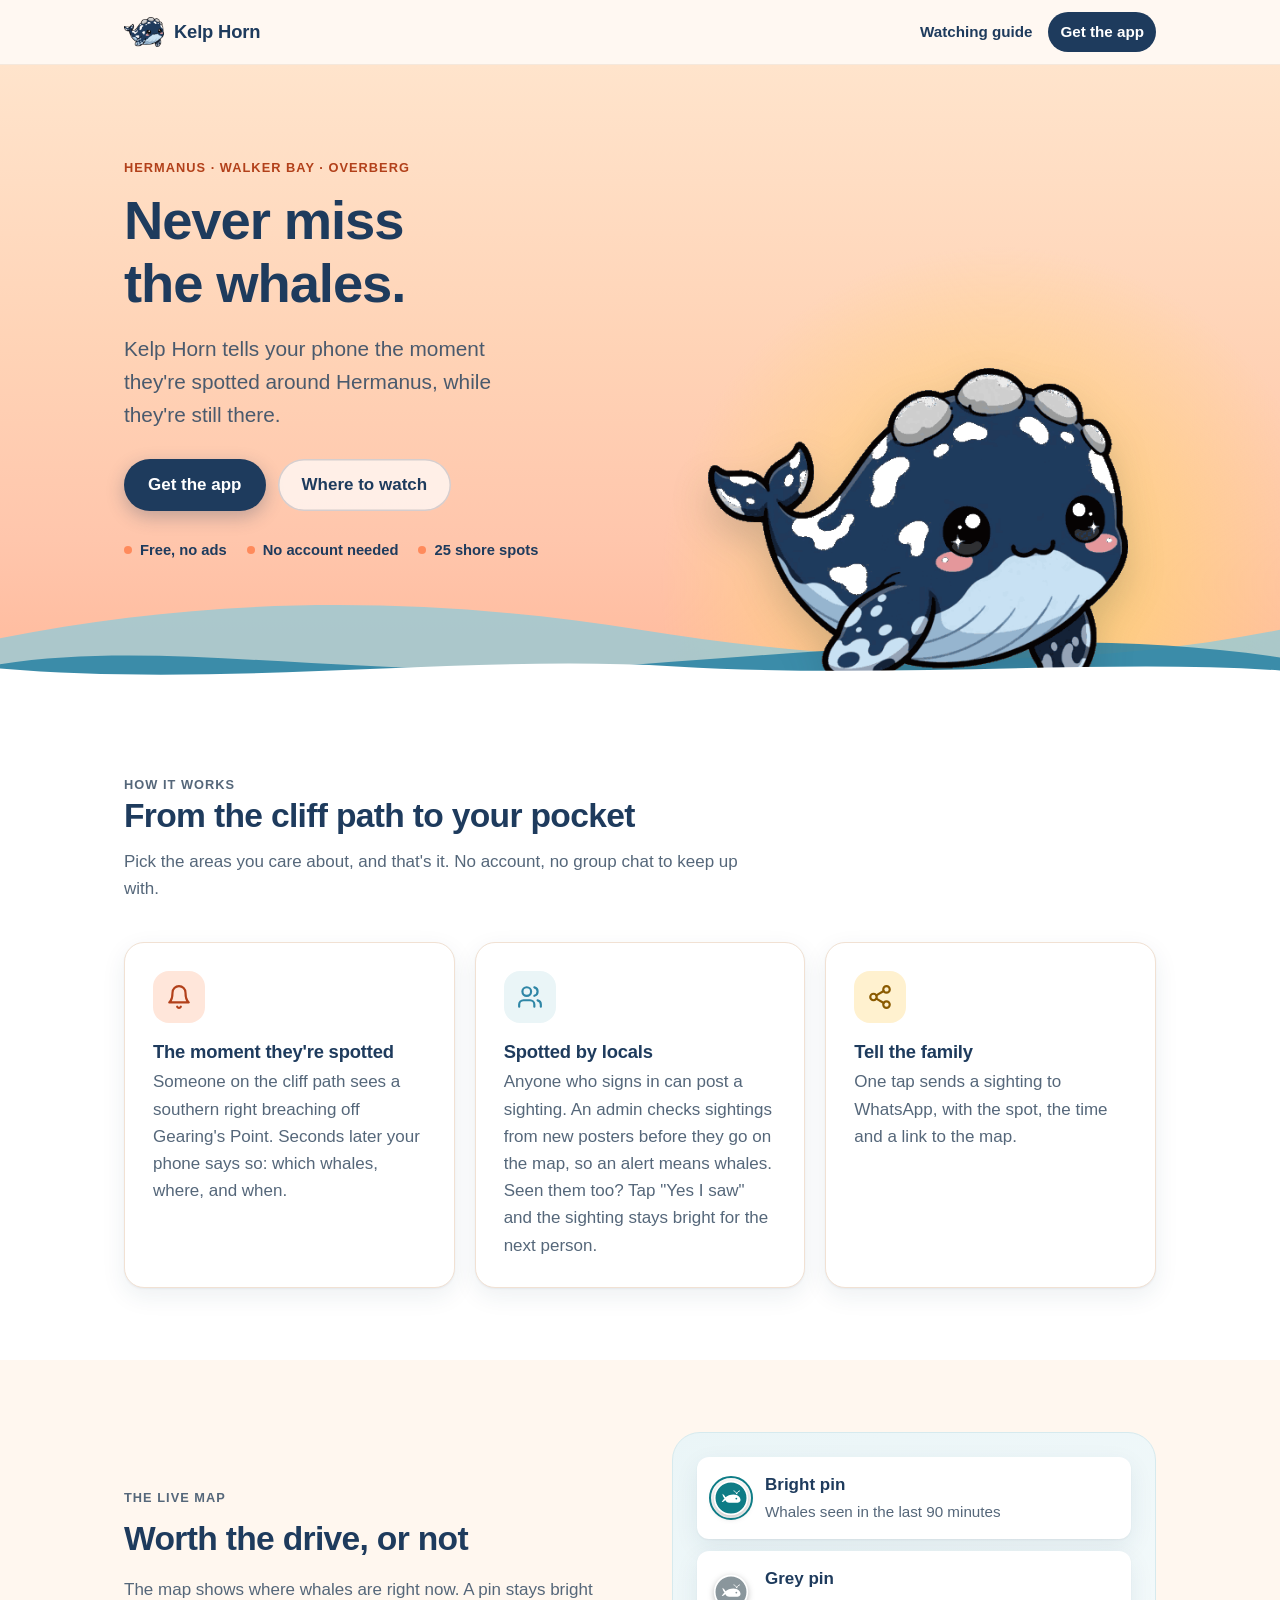
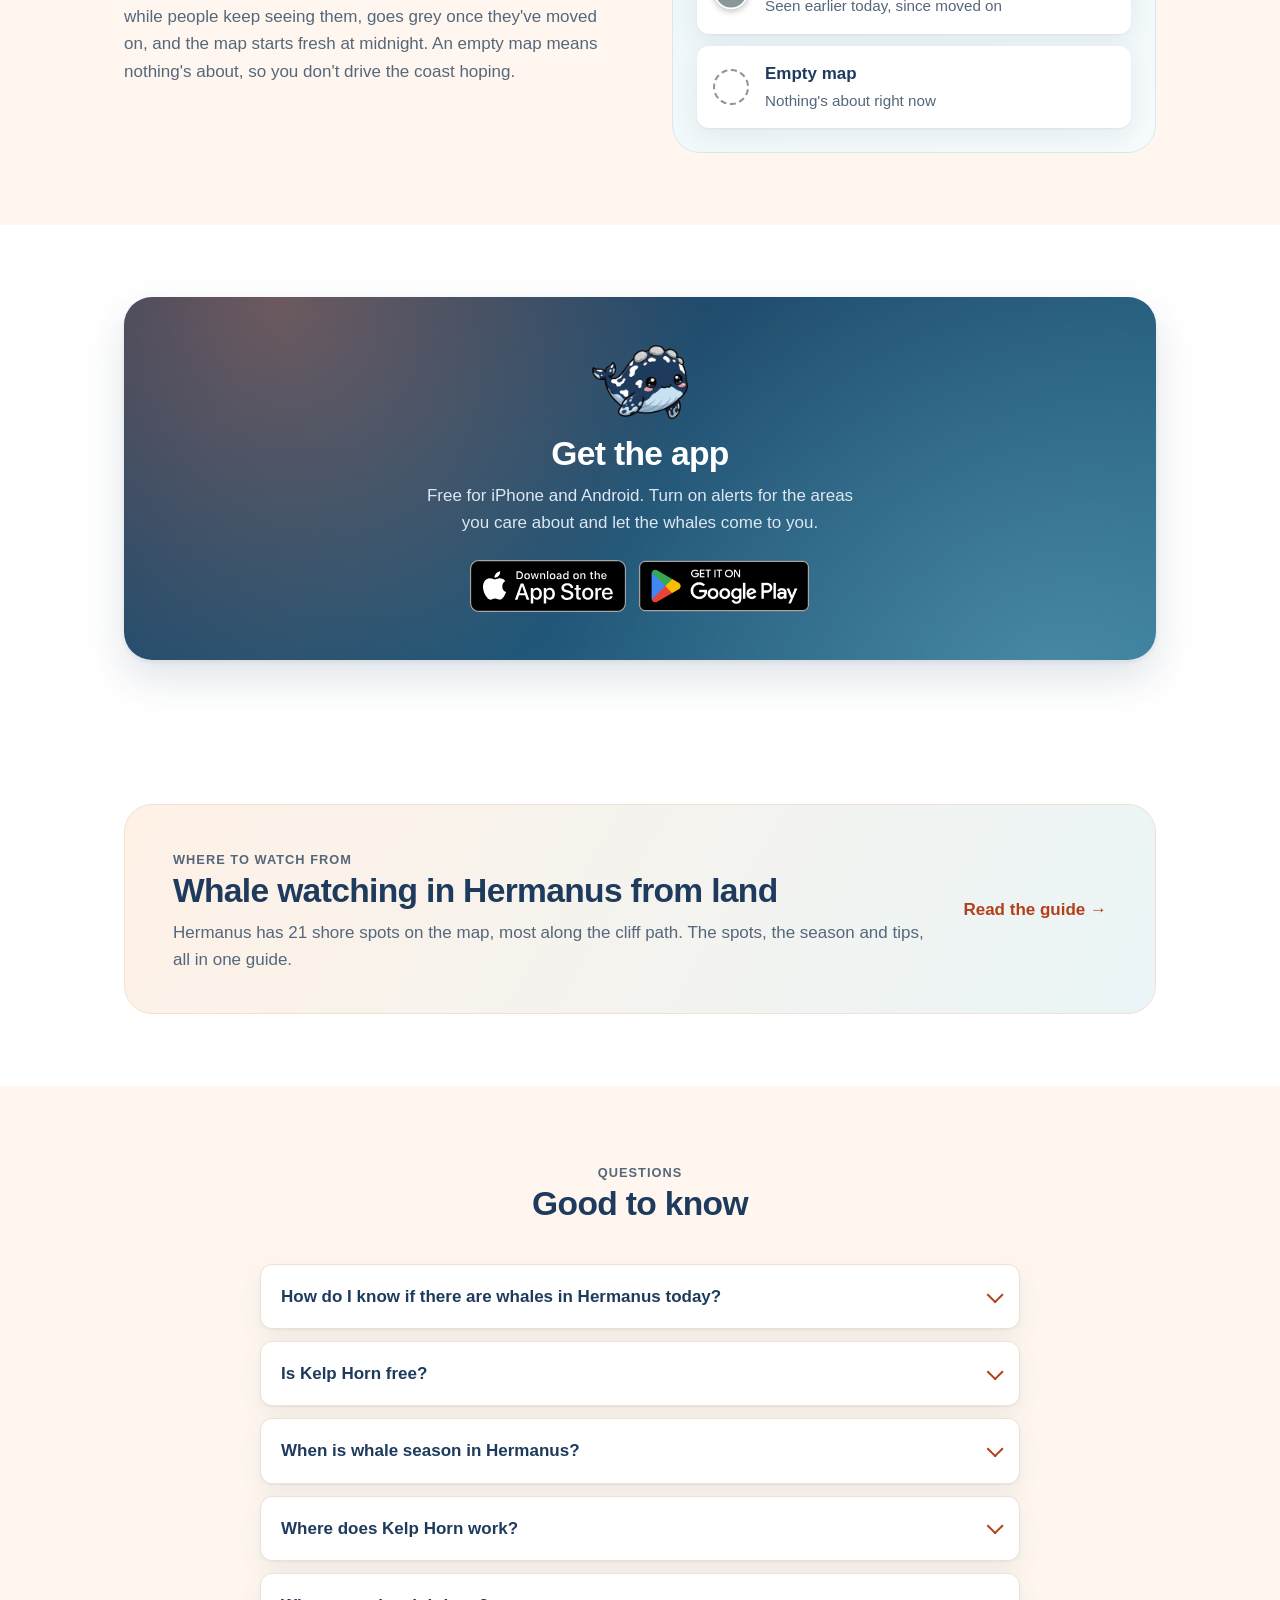
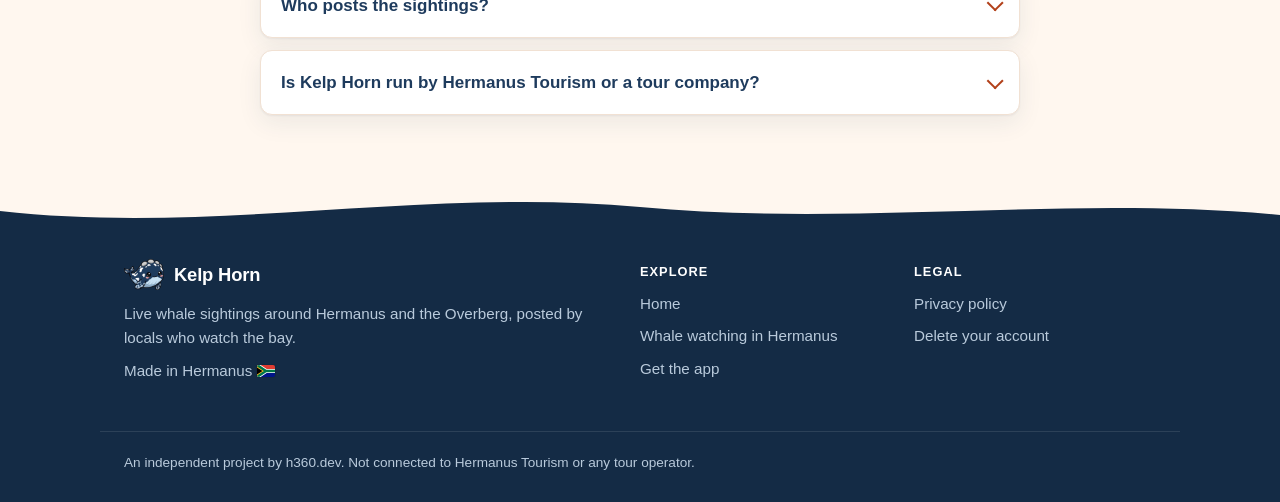
<file: index.html>
<!DOCTYPE html>
<html lang="en">
<head>
<meta charset="utf-8">
<meta name="viewport" content="width=device-width, initial-scale=1">
<meta http-equiv="Content-Security-Policy" content="default-src 'self'; img-src 'self'; style-src 'self'; script-src 'self'; base-uri 'none'; form-action 'none'">
<title>Kelp Horn · Hermanus whale sightings</title>
<meta name="description" content="Never miss the whales. Kelp Horn tells you the moment whales are spotted around Hermanus and the Overberg, while they're still there.">
<link rel="canonical" href="https://kelphorn.h360.dev/">
<meta name="theme-color" content="#FFE4CC">
<meta name="apple-itunes-app" content="app-id=6820970192">
<meta property="og:title" content="Kelp Horn · Hermanus whale sightings">
<meta property="og:description" content="Never miss the whales. An alert the moment they're spotted around Hermanus.">
<meta property="og:url" content="https://kelphorn.h360.dev/">
<meta property="og:type" content="website">
<meta property="og:image" content="https://kelphorn.h360.dev/og.jpg">
<meta property="og:image:width" content="1200">
<meta property="og:image:height" content="630">
<meta name="twitter:card" content="summary_large_image">
<link rel="icon" type="image/png" href="/favicon.png">
<link rel="apple-touch-icon" href="/apple-touch-icon.png">
<link rel="stylesheet" href="/assets/site.css">
<script src="/assets/stores.js" defer></script>
<!-- Structured data for search engines and AI answers. A data block, not a script:
     the Content Security Policy doesn't run it and doesn't need to. Keep the FAQ answers
     word for word the same as the FAQ on the page. -->
<script type="application/ld+json">
{
  "@context": "https://schema.org",
  "@graph": [
    {
      "@type": "WebSite",
      "@id": "https://kelphorn.h360.dev/#website",
      "name": "Kelp Horn",
      "alternateName": "Kelp Horn · Hermanus whale sightings",
      "url": "https://kelphorn.h360.dev/",
      "inLanguage": "en-ZA",
      "publisher": { "@id": "https://kelphorn.h360.dev/#publisher" }
    },
    {
      "@type": "Organization",
      "@id": "https://kelphorn.h360.dev/#publisher",
      "name": "h360.dev",
      "url": "https://h360.dev",
      "email": "kelphorn-privacy@h360.dev",
      "address": { "@type": "PostalAddress", "addressLocality": "Hermanus", "addressCountry": "ZA" }
    },
    {
      "@type": "MobileApplication",
      "@id": "https://kelphorn.h360.dev/#app",
      "name": "Kelp Horn",
      "description": "Live map and push alerts for whale sightings around Hermanus and the Overberg, South Africa. Sightings are posted by locals who watch the bay, and an admin checks sightings from new posters before they go on the map.",
      "url": "https://kelphorn.h360.dev/",
      "image": "https://kelphorn.h360.dev/og.jpg",
      "operatingSystem": "iOS, Android",
      "sameAs": [
        "https://apps.apple.com/app/id6820970192",
        "https://play.google.com/store/apps/details?id=dev.h360.kelphorn"
      ],
      "applicationCategory": "TravelApplication",
      "inLanguage": "en",
      "isAccessibleForFree": true,
      "offers": { "@type": "Offer", "price": "0", "priceCurrency": "ZAR" },
      "areaServed": [
        { "@type": "Place", "name": "Hermanus, Western Cape, South Africa" },
        { "@type": "Place", "name": "Walker Bay" },
        { "@type": "Place", "name": "Overberg" }
      ],
      "publisher": { "@id": "https://kelphorn.h360.dev/#publisher" }
    },
    {
      "@type": "FAQPage",
      "@id": "https://kelphorn.h360.dev/#faq",
      "mainEntity": [
        {
          "@type": "Question",
          "name": "How do I know if there are whales in Hermanus today?",
          "acceptedAnswer": { "@type": "Answer", "text": "Open Kelp Horn. The map shows where whales have been seen today around Hermanus, posted by locals who watch the bay. A bright pin means whales were seen in the last 90 minutes. Turn on alerts to hear the moment new whales are spotted." }
        },
        {
          "@type": "Question",
          "name": "Is Kelp Horn free?",
          "acceptedAnswer": { "@type": "Answer", "text": "Yes. Kelp Horn is free, with no ads. You don't need an account to see the map or get alerts." }
        },
        {
          "@type": "Question",
          "name": "When is whale season in Hermanus?",
          "acceptedAnswer": { "@type": "Answer", "text": "Southern right whales are usually in Walker Bay from about June to December, and most are around from about August to October." }
        },
        {
          "@type": "Question",
          "name": "Where does Kelp Horn work?",
          "acceptedAnswer": { "@type": "Answer", "text": "Around Hermanus and the wider Overberg: 21 viewing spots along the Hermanus coast from Vermont to Grotto, and 4 at Gansbaai and De Kelders." }
        },
        {
          "@type": "Question",
          "name": "Who posts the sightings?",
          "acceptedAnswer": { "@type": "Answer", "text": "Locals who watch the bay. Anyone who signs in can post a sighting, and an admin checks sightings from new posters before they go on the map, so an alert means whales. Anyone signed in can also confirm a sighting with \"Yes I saw\", which keeps it bright for the next person." }
        },
        {
          "@type": "Question",
          "name": "Is Kelp Horn run by Hermanus Tourism or a tour company?",
          "acceptedAnswer": { "@type": "Answer", "text": "No. Kelp Horn is an independent project made in Hermanus. It isn't connected to Hermanus Tourism or any tour operator." }
        }
      ]
    }
  ]
}
</script>
</head>
<body>
<header class="site-header">
  <div class="wrap">
    <a class="brand" href="/"><img src="/assets/whale.png" width="40" height="31" alt="">Kelp Horn</a>
    <nav class="site-nav" aria-label="Main">
      <a class="nav-guide" href="/whale-watching-hermanus/">Watching guide</a>
      <a class="nav-cta" href="#get-app">Get the app</a>
    </nav>
  </div>
</header>

<main>
  <section class="hero">
    <div class="wrap hero-grid">
      <div class="hero-copy">
        <p class="eyebrow">Hermanus · Walker Bay · Overberg</p>
        <h1>Never miss the whales.</h1>
        <p class="lede">Kelp Horn tells your phone the moment they're spotted around Hermanus,
          while they're still there.</p>
        <div class="btn-row">
          <a class="btn btn-primary" href="#get-app">Get the app</a>
          <a class="btn btn-ghost" href="/whale-watching-hermanus/">Where to watch</a>
        </div>
        <ul class="hero-facts">
          <li>Free, no ads</li>
          <li>No account needed</li>
          <li>25 shore spots</li>
        </ul>
      </div>
      <img class="hero-whale" src="/assets/whale.png" width="480" height="370" alt="">
    </div>
    <div class="waves" aria-hidden="true">
      <svg class="wave-back" viewBox="0 0 1440 120" preserveAspectRatio="none" focusable="false"><path d="M0,64 C240,24 480,24 720,56 C960,88 1200,96 1440,56 L1440,120 L0,120 Z"/></svg>
      <svg class="wave-mid" viewBox="0 0 1440 120" preserveAspectRatio="none" focusable="false"><path d="M0,80 C200,48 420,104 720,80 C1020,56 1240,40 1440,72 L1440,120 L0,120 Z"/></svg>
      <svg class="wave-front" viewBox="0 0 1440 120" preserveAspectRatio="none" focusable="false"><path d="M0,60 C260,100 520,30 760,56 C1000,82 1240,40 1440,64 L1440,120 L0,120 Z"/></svg>
    </div>
  </section>

  <section class="section">
    <div class="wrap">
      <div class="section-head">
        <p class="eyebrow">How it works</p>
        <h2>From the cliff path to your pocket</h2>
        <p>Pick the areas you care about, and that's it. No account, no group chat to keep
          up with.</p>
      </div>
      <div class="features">
        <article class="feature">
          <span class="icon coral"><svg viewBox="0 0 24 24" aria-hidden="true" focusable="false"><path d="M6 8a6 6 0 0 1 12 0c0 7 3 9 3 9H3s3-2 3-9"/><path d="M10.3 21a1.94 1.94 0 0 0 3.4 0"/></svg></span>
          <h3>The moment they're spotted</h3>
          <p>Someone on the cliff path sees a southern right breaching off Gearing's Point.
            Seconds later your phone says so: which whales, where, and when.</p>
        </article>
        <article class="feature">
          <span class="icon sea"><svg viewBox="0 0 24 24" aria-hidden="true" focusable="false"><path d="M16 21v-2a4 4 0 0 0-4-4H6a4 4 0 0 0-4 4v2"/><circle cx="9" cy="7" r="4"/><path d="M22 21v-2a4 4 0 0 0-3-3.87"/><path d="M16 3.13a4 4 0 0 1 0 7.75"/></svg></span>
          <h3>Spotted by locals</h3>
          <p>Anyone who signs in can post a sighting. An admin checks sightings from new
            posters before they go on the map, so an alert means whales. Seen them too? Tap "Yes I saw" and the sighting stays bright for the
            next person.</p>
        </article>
        <article class="feature">
          <span class="icon gold"><svg viewBox="0 0 24 24" aria-hidden="true" focusable="false"><circle cx="18" cy="5" r="3"/><circle cx="6" cy="12" r="3"/><circle cx="18" cy="19" r="3"/><path d="m8.59 13.51 6.83 3.98"/><path d="m15.41 6.51-6.82 3.98"/></svg></span>
          <h3>Tell the family</h3>
          <p>One tap sends a sighting to WhatsApp, with the spot, the time and a link to the
            map.</p>
        </article>
      </div>
    </div>
  </section>

  <section class="section tinted">
    <div class="wrap split">
      <div>
        <p class="eyebrow">The live map</p>
        <h2>Worth the drive, or not</h2>
        <p>The map shows where whales are right now. A pin stays bright while people keep
          seeing them, goes grey once they've moved on, and the map starts fresh at midnight.
          An empty map means nothing's about, so you don't drive the coast hoping.</p>
      </div>
      <div class="legend" role="list" aria-label="What the pins mean">
        <div class="legend-row" role="listitem">
          <span class="dot live"><img src="/assets/pin-live.svg" width="36" height="36" alt=""></span>
          <div><strong>Bright pin</strong><span>Whales seen in the last 90 minutes</span></div>
        </div>
        <div class="legend-row" role="listitem">
          <span class="dot earlier"><img src="/assets/pin-earlier.svg" width="36" height="36" alt=""></span>
          <div><strong>Grey pin</strong><span>Seen earlier today, since moved on</span></div>
        </div>
        <div class="legend-row" role="listitem">
          <span class="dot empty"></span>
          <div><strong>Empty map</strong><span>Nothing's about right now</span></div>
        </div>
      </div>
    </div>
  </section>

  <section class="section" id="get-app">
    <div class="wrap">
      <div class="get-app" data-stores>
        <img src="/assets/whale.png" width="96" height="74" alt="">
        <h2>Get the app</h2>
        <p>Free for iPhone and Android. Turn on alerts for the areas you care about and let
          the whales come to you.</p>
        <div class="badges" hidden></div>
        <p class="soon">Coming soon to the App Store and Google Play.</p>
      </div>
    </div>
  </section>

  <section class="section">
    <div class="wrap">
      <a class="link-card" href="/whale-watching-hermanus/">
        <div>
          <p class="eyebrow">Where to watch from</p>
          <h2>Whale watching in Hermanus from land</h2>
          <p>Hermanus has 21 shore spots on the map, most along the cliff path. The spots, the
            season and tips, all in one guide.</p>
        </div>
        <span class="arrow">Read the guide →</span>
      </a>
    </div>
  </section>

  <section class="section tinted">
    <div class="wrap">
      <div class="section-head center">
        <p class="eyebrow">Questions</p>
        <h2>Good to know</h2>
      </div>
      <div class="faq">
        <details>
          <summary>How do I know if there are whales in Hermanus today?</summary>
          <p>Open Kelp Horn. The map shows where whales have been seen today around Hermanus, posted
            by locals who watch the bay. A bright pin means whales were seen in the last 90 minutes.
            Turn on alerts to hear the moment new whales are spotted.</p>
        </details>
        <details>
          <summary>Is Kelp Horn free?</summary>
          <p>Yes. Kelp Horn is free, with no ads. You don't need an account to see the map or get
            alerts.</p>
        </details>
        <details>
          <summary>When is whale season in Hermanus?</summary>
          <p>Southern right whales are usually in Walker Bay from about June to December, and most are
            around from about August to October.</p>
        </details>
        <details>
          <summary>Where does Kelp Horn work?</summary>
          <p>Around Hermanus and the wider Overberg: 21 viewing spots along the Hermanus coast from
            Vermont to Grotto, and 4 at Gansbaai and De Kelders.</p>
        </details>
        <details>
          <summary>Who posts the sightings?</summary>
          <p>Locals who watch the bay. Anyone who signs in can post a sighting, and an admin checks
            sightings from new posters before they go on the map, so an alert means whales. Anyone
            signed in can also confirm a sighting with "Yes I saw", which keeps it bright for the
            next person.</p>
        </details>
        <details>
          <summary>Is Kelp Horn run by Hermanus Tourism or a tour company?</summary>
          <p>No. Kelp Horn is an independent project made in Hermanus. It isn't connected to Hermanus
            Tourism or any tour operator.</p>
        </details>
      </div>
    </div>
  </section>
</main>
<footer class="site-footer from-sand">
  <svg class="footer-wave" viewBox="0 0 1440 48" preserveAspectRatio="none" aria-hidden="true" focusable="false"><path d="M0,24 C240,48 480,0 720,20 C960,40 1200,8 1440,28 L1440,48 L0,48 Z"/></svg>
  <div class="wrap footer-grid">
    <div>
      <a class="brand" href="/"><img src="/assets/whale.png" width="40" height="31" alt="">Kelp Horn</a>
      <p>Live whale sightings around Hermanus and the Overberg, posted by locals who watch the bay.</p>
      <p>Made in Hermanus <img class="flag" src="/assets/za.svg" width="18" height="12" alt="South Africa"></p>
    </div>
    <div>
      <h2>Explore</h2>
      <ul>
        <li><a href="/">Home</a></li>
        <li><a href="/whale-watching-hermanus/">Whale watching in Hermanus</a></li>
        <li><a href="/#get-app">Get the app</a></li>
      </ul>
    </div>
    <div>
      <h2>Legal</h2>
      <ul>
        <li><a href="/privacy/">Privacy policy</a></li>
        <li><a href="/delete-account/">Delete your account</a></li>
      </ul>
    </div>
  </div>
  <div class="wrap footer-base">An independent project by <a href="https://h360.dev">h360.dev</a>. Not connected to Hermanus Tourism or any tour operator.</div>
</footer>
</body>
</html>
</file>
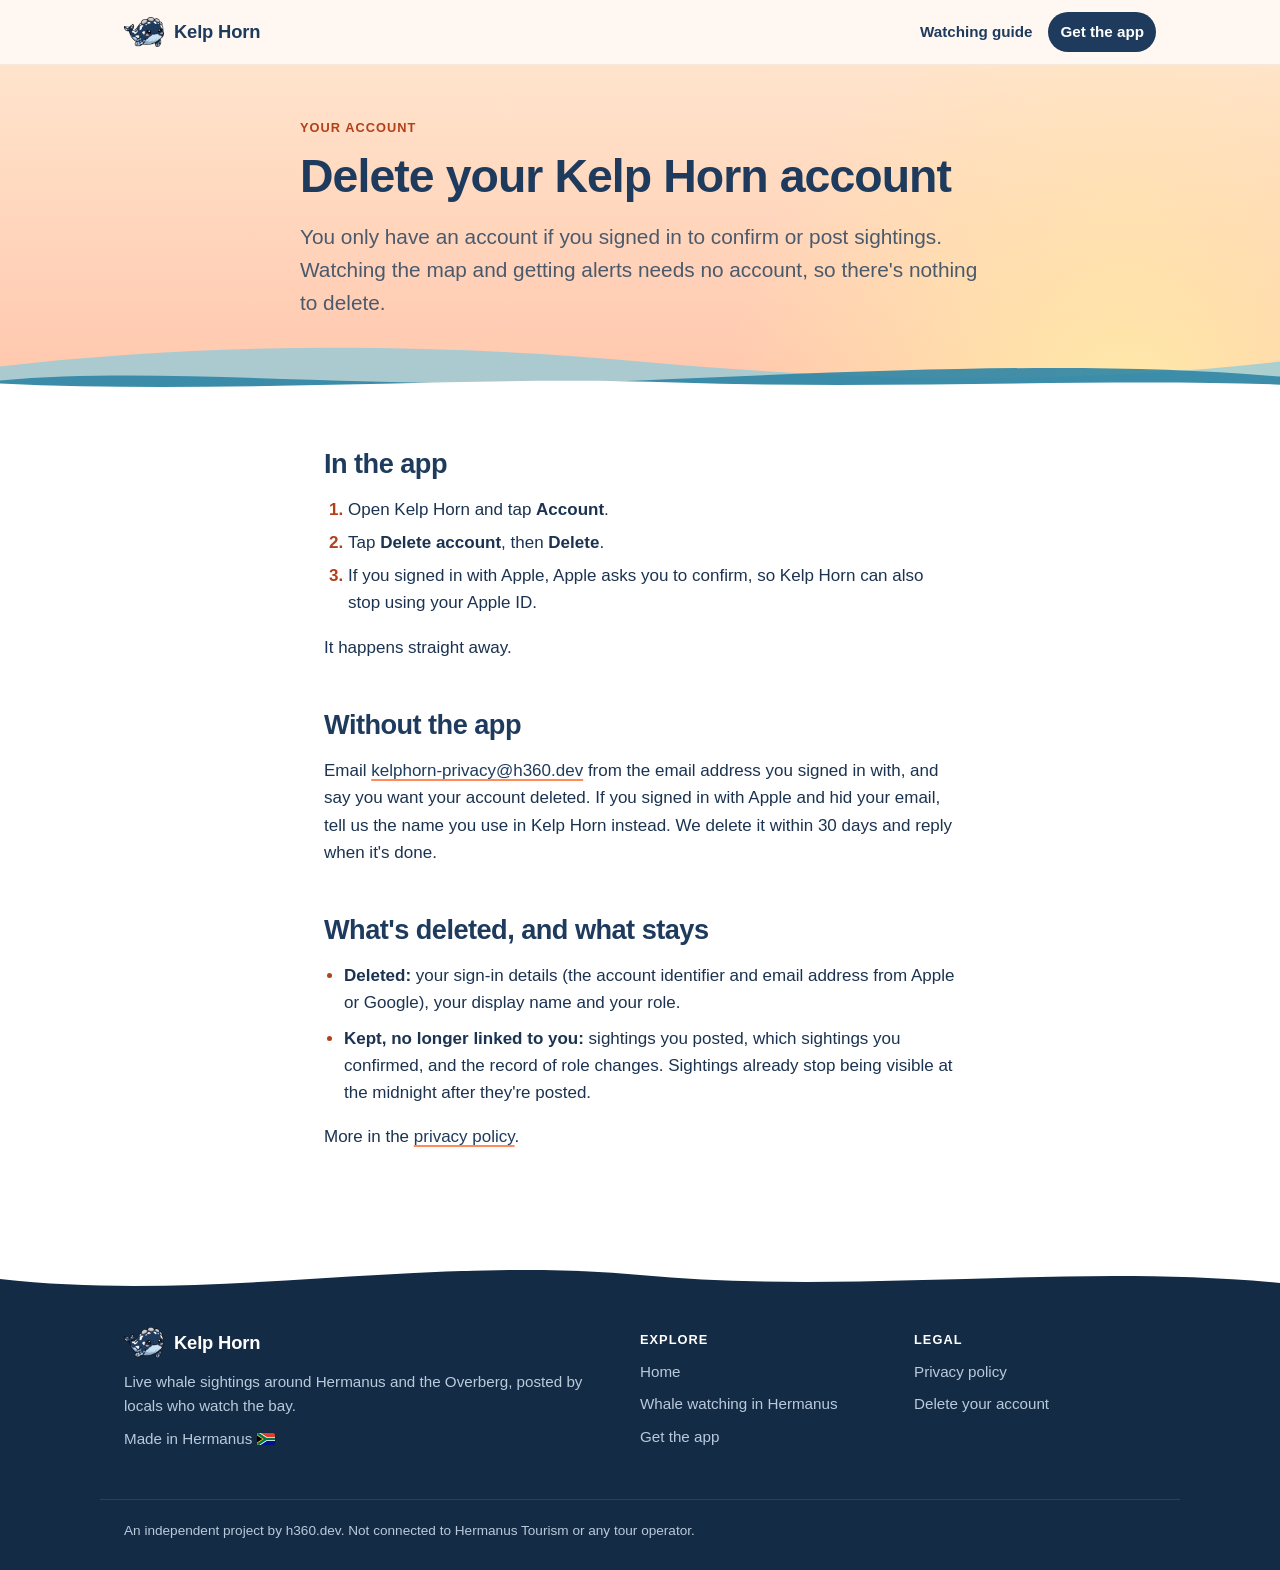
<file: delete-account/index.html>
<!DOCTYPE html>
<html lang="en">
<head>
<meta charset="utf-8">
<meta name="viewport" content="width=device-width, initial-scale=1">
<meta http-equiv="Content-Security-Policy" content="default-src 'self'; img-src 'self'; style-src 'self'; script-src 'none'; base-uri 'none'; form-action 'none'">
<title>Delete your account · Kelp Horn</title>
<meta name="description" content="How to delete your Kelp Horn account and what happens to your data.">
<link rel="canonical" href="https://kelphorn.h360.dev/delete-account/">
<meta name="theme-color" content="#FFE4CC">
<link rel="icon" type="image/png" href="/favicon.png">
<link rel="apple-touch-icon" href="/apple-touch-icon.png">
<link rel="stylesheet" href="/assets/site.css">
</head>
<body>
<header class="site-header">
  <div class="wrap">
    <a class="brand" href="/"><img src="/assets/whale.png" width="40" height="31" alt="">Kelp Horn</a>
    <nav class="site-nav" aria-label="Main">
      <a class="nav-guide" href="/whale-watching-hermanus/">Watching guide</a>
      <a class="nav-cta" href="/#get-app">Get the app</a>
    </nav>
  </div>
</header>

<main>
  <section class="page-hero">
    <div class="wrap">
      <p class="eyebrow">Your account</p>
      <h1>Delete your Kelp Horn account</h1>
      <p class="lede">You only have an account if you signed in to confirm or post sightings. Watching the
    map and getting alerts needs no account, so there's nothing to delete.</p>
    </div>
    <div class="waves" aria-hidden="true">
      <svg class="wave-back" viewBox="0 0 1440 120" preserveAspectRatio="none" focusable="false"><path d="M0,64 C240,24 480,24 720,56 C960,88 1200,96 1440,56 L1440,120 L0,120 Z"/></svg>
      <svg class="wave-mid" viewBox="0 0 1440 120" preserveAspectRatio="none" focusable="false"><path d="M0,80 C200,48 420,104 720,80 C1020,56 1240,40 1440,72 L1440,120 L0,120 Z"/></svg>
      <svg class="wave-front" viewBox="0 0 1440 120" preserveAspectRatio="none" focusable="false"><path d="M0,60 C260,100 520,30 760,56 C1000,82 1240,40 1440,64 L1440,120 L0,120 Z"/></svg>
    </div>
  </section>

  <article class="prose">
  <h2>In the app</h2>
  <ol>
    <li>Open Kelp Horn and tap <strong>Account</strong>.</li>
    <li>Tap <strong>Delete account</strong>, then <strong>Delete</strong>.</li>
    <li>If you signed in with Apple, Apple asks you to confirm, so Kelp Horn can also stop
      using your Apple ID.</li>
  </ol>
  <p>It happens straight away.</p>

  <h2>Without the app</h2>
  <p>Email <a href="mailto:kelphorn-privacy@h360.dev?subject=Delete%20my%20Kelp%20Horn%20account">kelphorn-privacy@h360.dev</a>
    from the email address you signed in with, and say you want your account deleted. If
    you signed in with Apple and hid your email, tell us the name you use in Kelp Horn
    instead. We delete it within 30 days and reply when it's done.</p>

  <h2>What's deleted, and what stays</h2>
  <ul class="plain">
    <li><strong>Deleted:</strong> your sign-in details (the account identifier and email
      address from Apple or Google), your display name and your role.</li>
    <li><strong>Kept, no longer linked to you:</strong> sightings you posted, which
      sightings you confirmed, and the record of role changes. Sightings already stop
      being visible at the midnight after they're posted.</li>
  </ul>
  <p>More in the <a href="/privacy/">privacy policy</a>.</p>
  </article>
</main>
<footer class="site-footer">
  <svg class="footer-wave" viewBox="0 0 1440 48" preserveAspectRatio="none" aria-hidden="true" focusable="false"><path d="M0,24 C240,48 480,0 720,20 C960,40 1200,8 1440,28 L1440,48 L0,48 Z"/></svg>
  <div class="wrap footer-grid">
    <div>
      <a class="brand" href="/"><img src="/assets/whale.png" width="40" height="31" alt="">Kelp Horn</a>
      <p>Live whale sightings around Hermanus and the Overberg, posted by locals who watch the bay.</p>
      <p>Made in Hermanus <img class="flag" src="/assets/za.svg" width="18" height="12" alt="South Africa"></p>
    </div>
    <div>
      <h2>Explore</h2>
      <ul>
        <li><a href="/">Home</a></li>
        <li><a href="/whale-watching-hermanus/">Whale watching in Hermanus</a></li>
        <li><a href="/#get-app">Get the app</a></li>
      </ul>
    </div>
    <div>
      <h2>Legal</h2>
      <ul>
        <li><a href="/privacy/">Privacy policy</a></li>
        <li><a href="/delete-account/">Delete your account</a></li>
      </ul>
    </div>
  </div>
  <div class="wrap footer-base">An independent project by <a href="https://h360.dev">h360.dev</a>. Not connected to Hermanus Tourism or any tour operator.</div>
</footer>
</body>
</html>
</file>
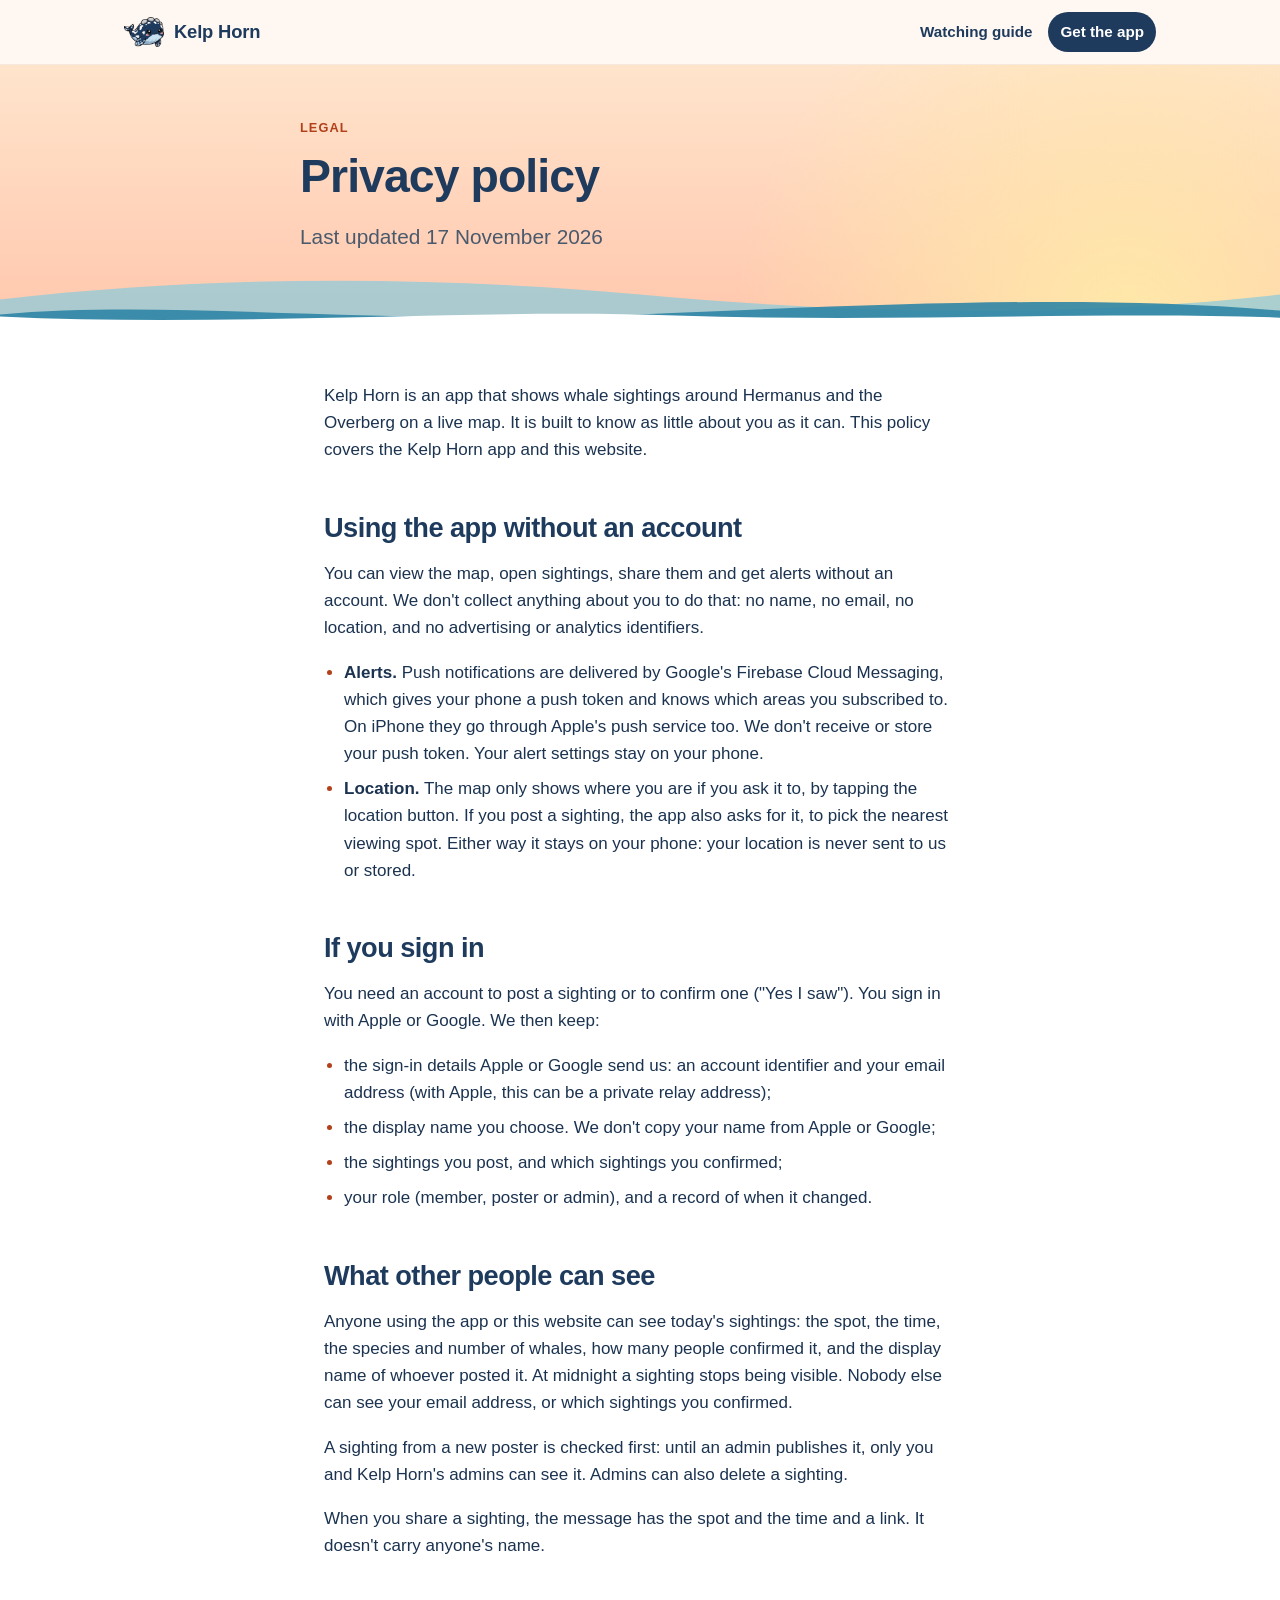
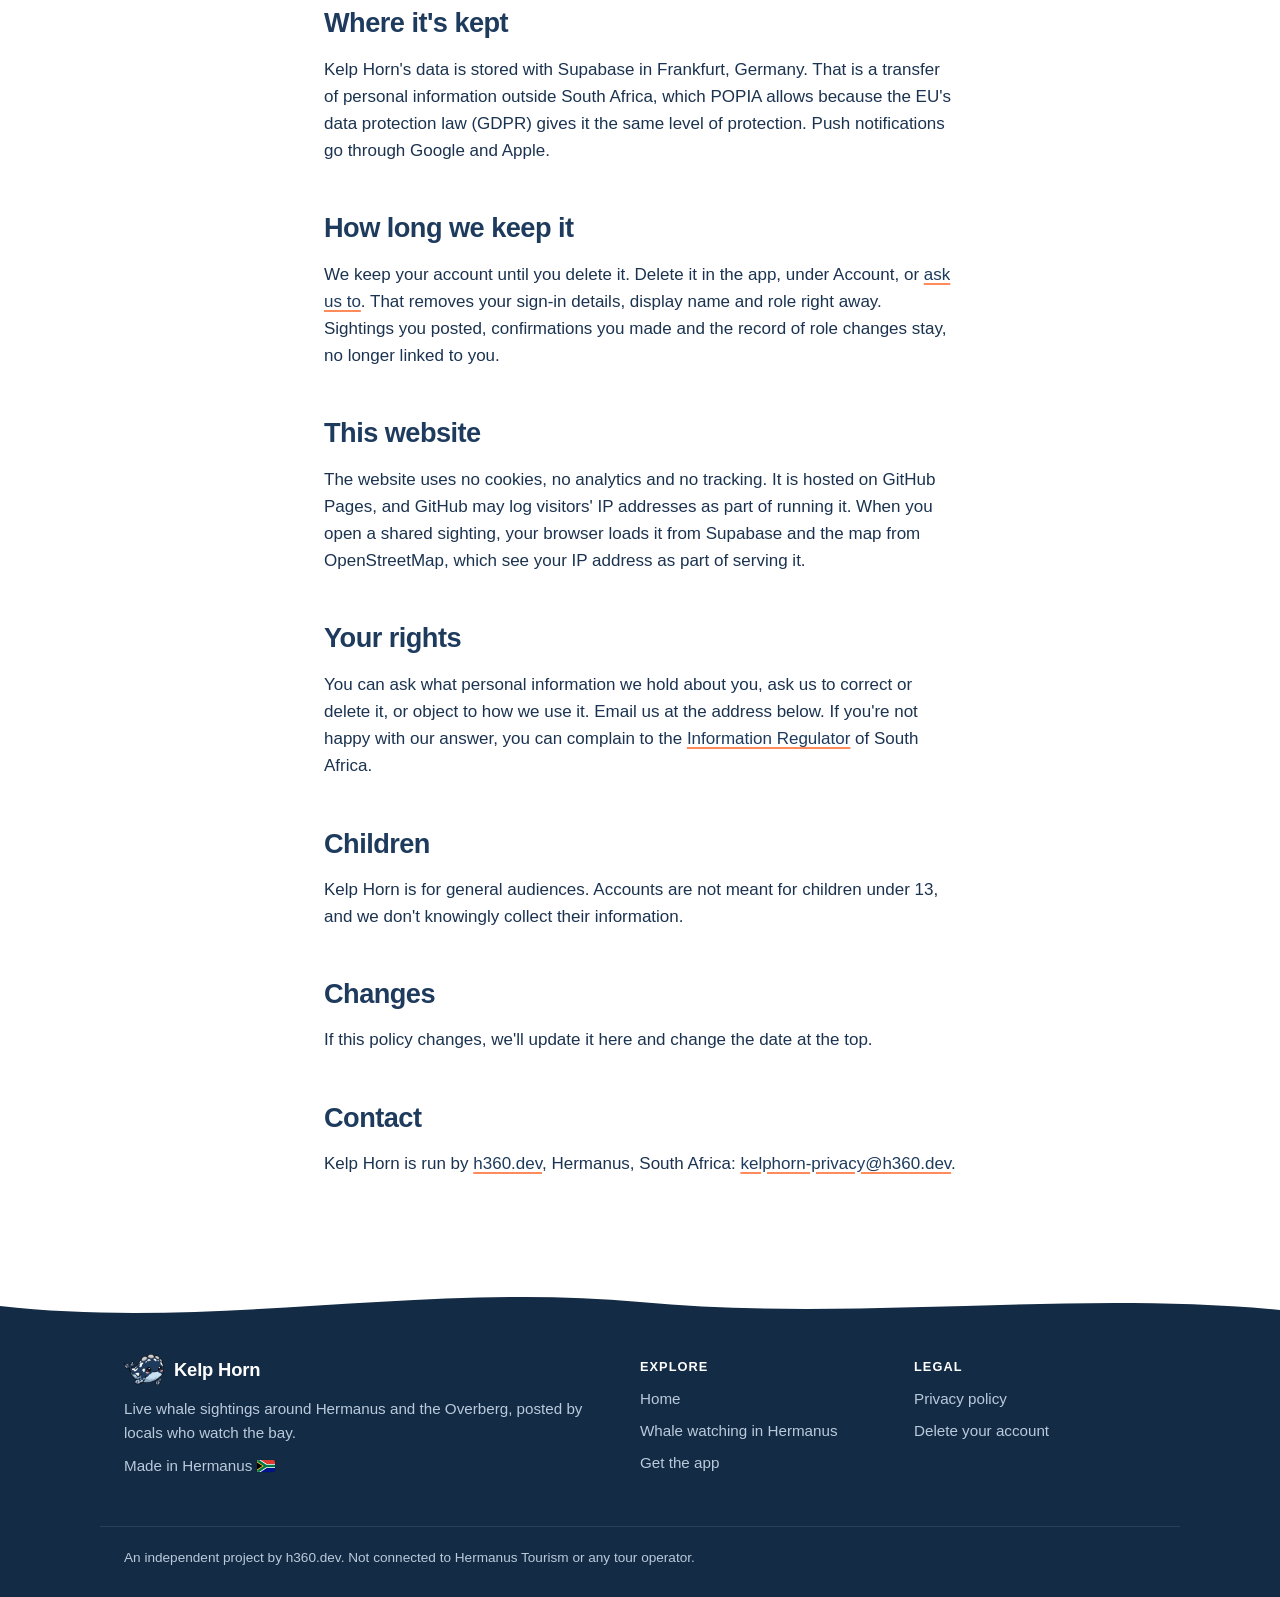
<file: privacy/index.html>
<!DOCTYPE html>
<html lang="en">
<head>
<meta charset="utf-8">
<meta name="viewport" content="width=device-width, initial-scale=1">
<meta http-equiv="Content-Security-Policy" content="default-src 'self'; img-src 'self'; style-src 'self'; script-src 'none'; base-uri 'none'; form-action 'none'">
<title>Privacy policy · Kelp Horn</title>
<meta name="description" content="What Kelp Horn collects, where it's kept, and how to delete it.">
<link rel="canonical" href="https://kelphorn.h360.dev/privacy/">
<meta name="theme-color" content="#FFE4CC">
<link rel="icon" type="image/png" href="/favicon.png">
<link rel="apple-touch-icon" href="/apple-touch-icon.png">
<link rel="stylesheet" href="/assets/site.css">
</head>
<body>
<header class="site-header">
  <div class="wrap">
    <a class="brand" href="/"><img src="/assets/whale.png" width="40" height="31" alt="">Kelp Horn</a>
    <nav class="site-nav" aria-label="Main">
      <a class="nav-guide" href="/whale-watching-hermanus/">Watching guide</a>
      <a class="nav-cta" href="/#get-app">Get the app</a>
    </nav>
  </div>
</header>

<main>
  <section class="page-hero">
    <div class="wrap">
      <p class="eyebrow">Legal</p>
      <h1>Privacy policy</h1>
      <p class="lede">Last updated 17 November 2026</p>
    </div>
    <div class="waves" aria-hidden="true">
      <svg class="wave-back" viewBox="0 0 1440 120" preserveAspectRatio="none" focusable="false"><path d="M0,64 C240,24 480,24 720,56 C960,88 1200,96 1440,56 L1440,120 L0,120 Z"/></svg>
      <svg class="wave-mid" viewBox="0 0 1440 120" preserveAspectRatio="none" focusable="false"><path d="M0,80 C200,48 420,104 720,80 C1020,56 1240,40 1440,72 L1440,120 L0,120 Z"/></svg>
      <svg class="wave-front" viewBox="0 0 1440 120" preserveAspectRatio="none" focusable="false"><path d="M0,60 C260,100 520,30 760,56 C1000,82 1240,40 1440,64 L1440,120 L0,120 Z"/></svg>
    </div>
  </section>

  <article class="prose">
  <p>Kelp Horn is an app that shows whale sightings around Hermanus and the Overberg on a
    live map. It is built to know as little about you as it can. This policy covers the Kelp
    Horn app and this website.</p>

  <h2>Using the app without an account</h2>
  <p>You can view the map, open sightings, share them and get alerts without an account. We
    don't collect anything about you to do that: no name, no email, no location, and no
    advertising or analytics identifiers.</p>
  <ul class="plain">
    <li><strong>Alerts.</strong> Push notifications are delivered by Google's Firebase Cloud
      Messaging, which gives your phone a push token and knows which areas you subscribed to.
      On iPhone they go through Apple's push service too. We don't receive or store your
      push token. Your alert settings stay on your phone.</li>
    <li><strong>Location.</strong> The map only shows where you are if you ask it to, by
      tapping the location button. If you post a sighting, the app also asks for it, to
      pick the nearest viewing spot. Either way it stays on your phone: your location is
      never sent to us or stored.</li>
  </ul>

  <h2>If you sign in</h2>
  <p>You need an account to post a sighting or to confirm one ("Yes I saw"). You sign in with Apple or Google. We then keep:</p>
  <ul class="plain">
    <li>the sign-in details Apple or Google send us: an account identifier and your email
      address (with Apple, this can be a private relay address);</li>
    <li>the display name you choose. We don't copy your name from Apple or Google;</li>
    <li>the sightings you post, and which sightings you confirmed;</li>
    <li>your role (member, poster or admin), and a record of when it changed.</li>
  </ul>


  <h2>What other people can see</h2>
  <p>Anyone using the app or this website can see today's sightings: the spot, the time, the
    species and number of whales, how many people confirmed it, and the display name of whoever
    posted it. At midnight a sighting stops being visible. Nobody else can see your email
    address, or which sightings you confirmed.</p>
  <p>A sighting from a new poster is checked first: until an admin publishes it, only you and
    Kelp Horn's admins can see it. Admins can also delete a sighting.</p>
  <p>When you share a sighting, the message has the spot and the time and a link. It doesn't
    carry anyone's name.</p>

  <h2>Where it's kept</h2>
  <p>Kelp Horn's data is stored with Supabase in Frankfurt, Germany. That is a transfer of
    personal information outside South Africa, which POPIA allows because the EU's data
    protection law (GDPR) gives it the same level of protection. Push notifications go through
    Google and Apple.</p>

  <h2>How long we keep it</h2>
  <p>We keep your account until you delete it. Delete it in the app, under Account, or
    <a href="/delete-account/">ask us to</a>. That
    removes your sign-in details, display name and role right away. Sightings you posted,
    confirmations you made and the record of role changes stay, no longer linked to you.</p>

  <h2>This website</h2>
  <p>The website uses no cookies, no analytics and no tracking. It is hosted on GitHub Pages,
    and GitHub may log visitors' IP addresses as part of running it. When you open a shared
    sighting, your browser loads it from Supabase and the map from OpenStreetMap, which see
    your IP address as part of serving it.</p>

  <h2>Your rights</h2>
  <p>You can ask what personal information we hold about you, ask us to correct or delete it,
    or object to how we use it. Email us at the address below. If you're not happy with our
    answer, you can complain to the
    <a href="https://inforegulator.org.za">Information Regulator</a> of South Africa.</p>

  <h2>Children</h2>
  <p>Kelp Horn is for general audiences. Accounts are not meant for children under 13, and we
    don't knowingly collect their information.</p>

  <h2>Changes</h2>
  <p>If this policy changes, we'll update it here and change the date at the top.</p>

  <h2>Contact</h2>
  <p>Kelp Horn is run by <a href="https://h360.dev">h360.dev</a>, Hermanus, South Africa:
    <a href="mailto:kelphorn-privacy@h360.dev">kelphorn-privacy@h360.dev</a>.</p>
  </article>
</main>
<footer class="site-footer">
  <svg class="footer-wave" viewBox="0 0 1440 48" preserveAspectRatio="none" aria-hidden="true" focusable="false"><path d="M0,24 C240,48 480,0 720,20 C960,40 1200,8 1440,28 L1440,48 L0,48 Z"/></svg>
  <div class="wrap footer-grid">
    <div>
      <a class="brand" href="/"><img src="/assets/whale.png" width="40" height="31" alt="">Kelp Horn</a>
      <p>Live whale sightings around Hermanus and the Overberg, posted by locals who watch the bay.</p>
      <p>Made in Hermanus <img class="flag" src="/assets/za.svg" width="18" height="12" alt="South Africa"></p>
    </div>
    <div>
      <h2>Explore</h2>
      <ul>
        <li><a href="/">Home</a></li>
        <li><a href="/whale-watching-hermanus/">Whale watching in Hermanus</a></li>
        <li><a href="/#get-app">Get the app</a></li>
      </ul>
    </div>
    <div>
      <h2>Legal</h2>
      <ul>
        <li><a href="/privacy/">Privacy policy</a></li>
        <li><a href="/delete-account/">Delete your account</a></li>
      </ul>
    </div>
  </div>
  <div class="wrap footer-base">An independent project by <a href="https://h360.dev">h360.dev</a>. Not connected to Hermanus Tourism or any tour operator.</div>
</footer>
</body>
</html>
</file>
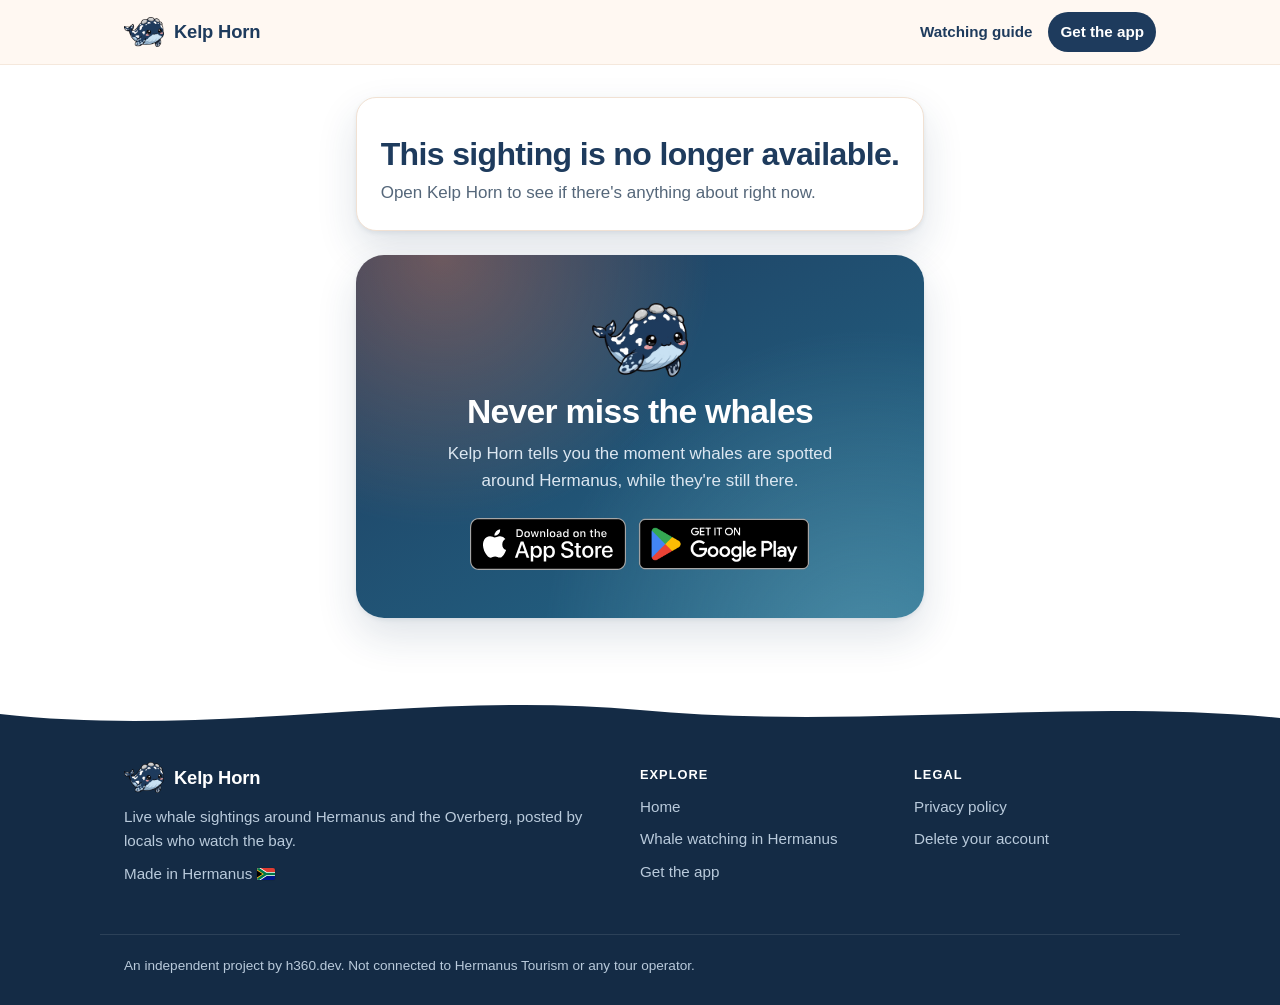
<file: s/index.html>
<!DOCTYPE html>
<html lang="en">
<head>
<meta charset="utf-8">
<meta name="viewport" content="width=device-width, initial-scale=1">
<meta http-equiv="Content-Security-Policy" content="default-src 'self'; img-src 'self' https://tile.openstreetmap.org; style-src 'self'; script-src 'self'; connect-src https://ywbdosltbwhucwzpvawz.supabase.co; base-uri 'none'; form-action 'none'">
<!-- Origin only: OpenStreetMap's tile servers want a referrer, and the sighting id stays out of it. -->
<meta name="referrer" content="strict-origin">
<meta name="robots" content="noindex">
<title>Whale sighting · Kelp Horn</title>
<!-- WhatsApp's crawler runs no JavaScript, so every sighting shares this same preview.
     See docs/sharing.md, decision 4. -->
<meta property="og:title" content="Whale sighting · Kelp Horn">
<meta property="og:description" content="Live whale sightings around Hermanus">
<meta property="og:type" content="website">
<meta property="og:image" content="https://kelphorn.h360.dev/og.jpg">
<meta property="og:image:width" content="1200">
<meta property="og:image:height" content="630">
<meta name="twitter:card" content="summary_large_image">
<meta name="theme-color" content="#FFE4CC">
<meta name="apple-itunes-app" content="app-id=6820970192">
<link rel="icon" type="image/png" href="/favicon.png">
<link rel="apple-touch-icon" href="/apple-touch-icon.png">
<link rel="stylesheet" href="/assets/site.css">
<script src="/assets/stores.js" defer></script>
<script src="/s/sighting.js" defer></script>
</head>
<body>
<header class="site-header">
  <div class="wrap">
    <a class="brand" href="/"><img src="/assets/whale.png" width="40" height="31" alt="">Kelp Horn</a>
    <nav class="site-nav" aria-label="Main">
      <a class="nav-guide" href="/whale-watching-hermanus/">Watching guide</a>
      <a class="nav-cta" href="/#get-app">Get the app</a>
    </nav>
  </div>
</header>

<main class="share">
  <p id="loading" class="muted">Loading the sighting…</p>

  <!-- Live: the sighting, the spot on a map, and the keep-your-distance line. -->
  <section id="live" class="card" hidden>
    <span class="status">Live</span>
    <h1 class="sighting-title" data-field="title"></h1>
    <p class="sighting-detail" data-field="detail"></p>
    <p class="sighting-meta" data-field="seen"></p>
    <p class="sighting-meta" data-field="credit"></p>
    <a class="map" data-field="map" aria-label="Open the spot in OpenStreetMap"><img class="pin" src="/assets/pin-live.svg" width="44" height="44" alt=""></a>
    <p class="map-credit">Map © <a href="https://www.openstreetmap.org/copyright">OpenStreetMap</a> contributors</p>
    <p class="note">Give them space. Boats, swimmers and drones need a permit to go within
      300 metres of a whale. From the shore, just enjoy the show.</p>
  </section>

  <!-- Seen earlier today, no longer live. -->
  <section id="grey" class="card" hidden>
    <span class="status grey">No longer live</span>
    <h1 class="sighting-title" data-field="last-seen"></h1>
    <p class="sighting-meta">Open Kelp Horn to see if there's anything about right now.</p>
  </section>

  <!-- Removed, from an earlier day, or not a sighting at all. No details. -->
  <section id="gone" class="card" hidden>
    <h1 class="sighting-title">This sighting is no longer available.</h1>
    <p class="sighting-meta">Open Kelp Horn to see if there's anything about right now.</p>
  </section>

  <section id="error" class="card" hidden>
    <h1 class="sighting-title">Couldn't load this sighting.</h1>
    <p class="sighting-meta">Check your connection and reload the page.</p>
  </section>

  <section class="get-app" data-stores>
    <img src="/assets/whale.png" width="96" height="74" alt="">
    <h2>Never miss the whales</h2>
    <p>Kelp Horn tells you the moment whales are spotted around Hermanus, while
      they're still there.</p>
    <div class="badges" hidden></div>
    <p class="soon">Coming soon to the App Store and Google Play.</p>
  </section>
</main>
<footer class="site-footer">
  <svg class="footer-wave" viewBox="0 0 1440 48" preserveAspectRatio="none" aria-hidden="true" focusable="false"><path d="M0,24 C240,48 480,0 720,20 C960,40 1200,8 1440,28 L1440,48 L0,48 Z"/></svg>
  <div class="wrap footer-grid">
    <div>
      <a class="brand" href="/"><img src="/assets/whale.png" width="40" height="31" alt="">Kelp Horn</a>
      <p>Live whale sightings around Hermanus and the Overberg, posted by locals who watch the bay.</p>
      <p>Made in Hermanus <img class="flag" src="/assets/za.svg" width="18" height="12" alt="South Africa"></p>
    </div>
    <div>
      <h2>Explore</h2>
      <ul>
        <li><a href="/">Home</a></li>
        <li><a href="/whale-watching-hermanus/">Whale watching in Hermanus</a></li>
        <li><a href="/#get-app">Get the app</a></li>
      </ul>
    </div>
    <div>
      <h2>Legal</h2>
      <ul>
        <li><a href="/privacy/">Privacy policy</a></li>
        <li><a href="/delete-account/">Delete your account</a></li>
      </ul>
    </div>
  </div>
  <div class="wrap footer-base">An independent project by <a href="https://h360.dev">h360.dev</a>. Not connected to Hermanus Tourism or any tour operator.</div>
</footer>
</body>
</html>
</file>
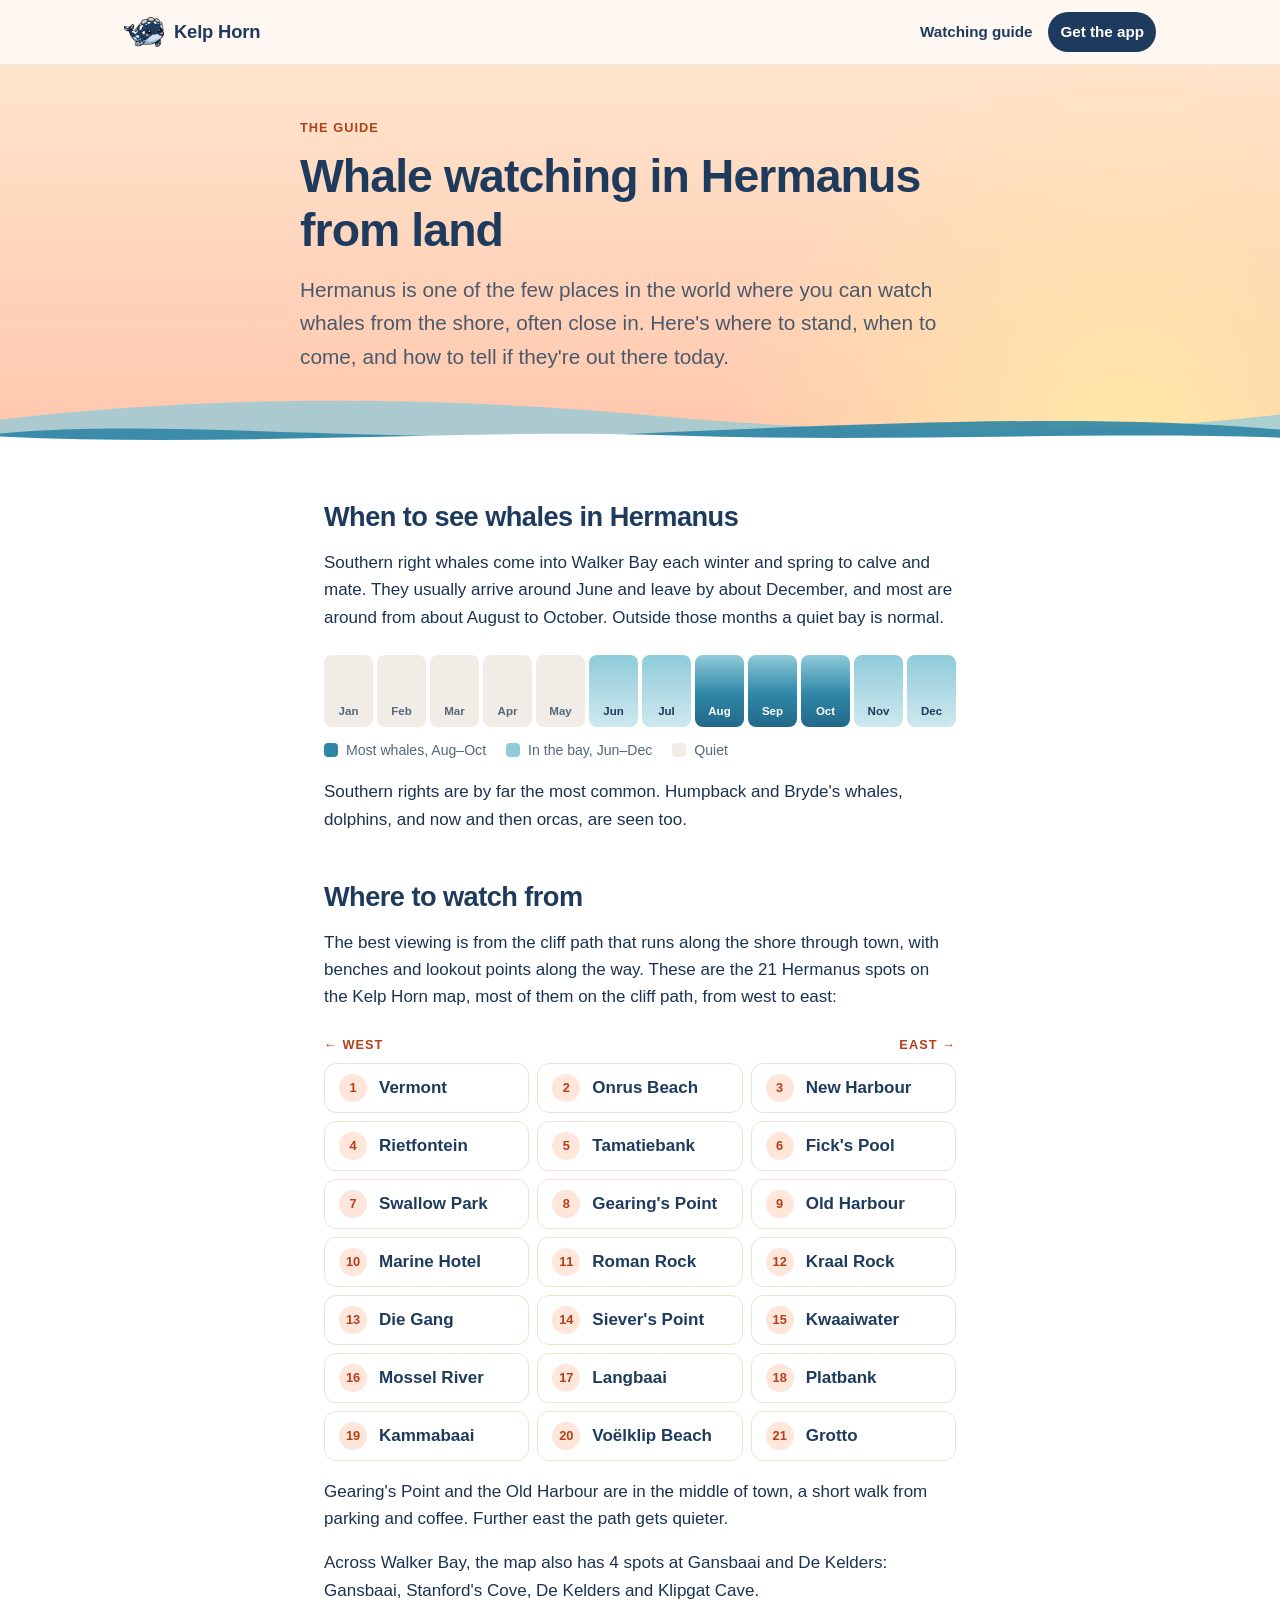
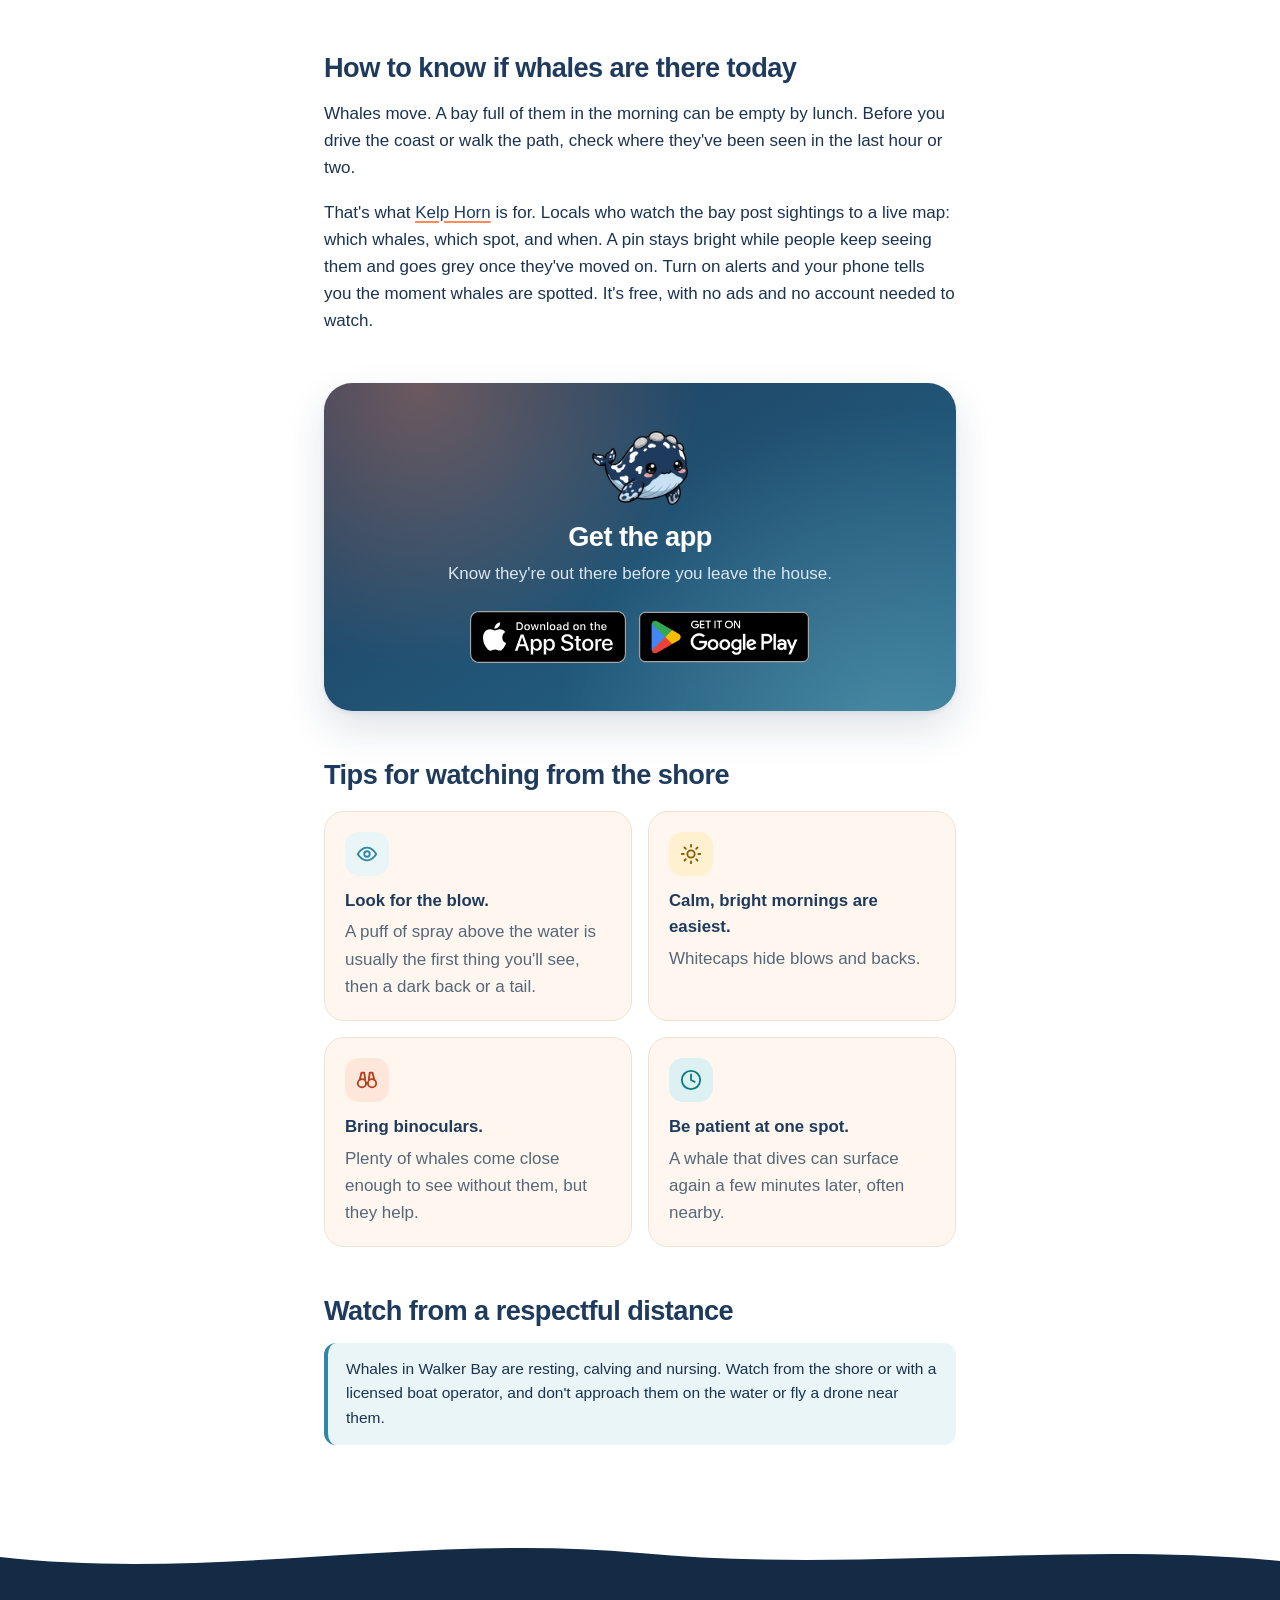
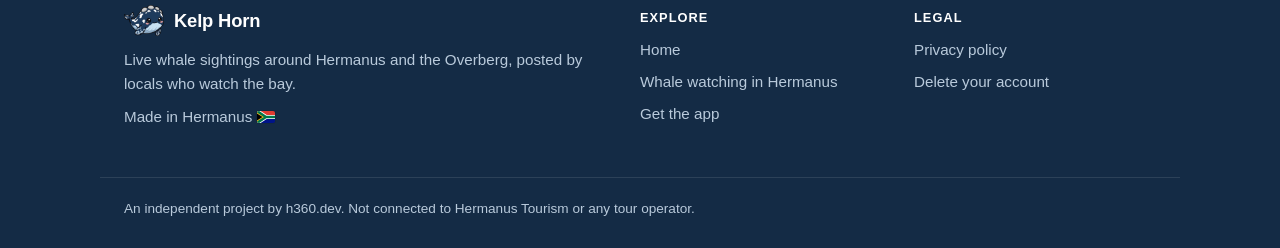
<file: whale-watching-hermanus/index.html>
<!DOCTYPE html>
<html lang="en">
<head>
<meta charset="utf-8">
<meta name="viewport" content="width=device-width, initial-scale=1">
<meta http-equiv="Content-Security-Policy" content="default-src 'self'; img-src 'self'; style-src 'self'; script-src 'self'; base-uri 'none'; form-action 'none'">
<title>Whale watching in Hermanus from land: spots, season, tips · Kelp Horn</title>
<meta name="description" content="Where to watch whales from the shore in Hermanus: 21 viewing spots along the coast from Vermont to Grotto, when the southern right whales are in Walker Bay, and how to know if they're there today.">
<link rel="canonical" href="https://kelphorn.h360.dev/whale-watching-hermanus/">
<meta name="theme-color" content="#FFE4CC">
<meta property="og:title" content="Whale watching in Hermanus from land">
<meta property="og:description" content="21 viewing spots from Vermont to Grotto, when the whales are in Walker Bay, and how to know if they're there today.">
<meta property="og:url" content="https://kelphorn.h360.dev/whale-watching-hermanus/">
<meta property="og:type" content="article">
<meta property="og:image" content="https://kelphorn.h360.dev/og.jpg">
<meta property="og:image:width" content="1200">
<meta property="og:image:height" content="630">
<meta name="twitter:card" content="summary_large_image">
<link rel="icon" type="image/png" href="/favicon.png">
<link rel="apple-touch-icon" href="/apple-touch-icon.png">
<link rel="stylesheet" href="/assets/site.css">
<script src="/assets/stores.js" defer></script>
<!-- Structured data for search engines and AI answers. A data block, not a script:
     the Content Security Policy doesn't run it and doesn't need to. -->
<script type="application/ld+json">
{
  "@context": "https://schema.org",
  "@graph": [
    {
      "@type": "Article",
      "@id": "https://kelphorn.h360.dev/whale-watching-hermanus/#article",
      "headline": "Whale watching in Hermanus from land",
      "description": "Where to watch whales from the shore in Hermanus, when the southern right whales are in Walker Bay, and how to know if they're there today.",
      "url": "https://kelphorn.h360.dev/whale-watching-hermanus/",
      "inLanguage": "en-ZA",
      "dateModified": "2026-11-17",
      "author": { "@id": "https://kelphorn.h360.dev/#publisher" },
      "publisher": { "@id": "https://kelphorn.h360.dev/#publisher" },
      "about": { "@type": "Place", "name": "Walker Bay, Hermanus, South Africa" },
      "image": "https://kelphorn.h360.dev/og.jpg"
    },
    {
      "@type": "ItemList",
      "name": "Shore whale-watching spots in Hermanus, west to east",
      "itemListOrder": "https://schema.org/ItemListOrderAscending",
      "itemListElement": [
        { "@type": "ListItem", "position": 1, "item": { "@type": "Place", "name": "Vermont", "geo": { "@type": "GeoCoordinates", "latitude": -34.42158, "longitude": 19.14648 } } },
        { "@type": "ListItem", "position": 2, "item": { "@type": "Place", "name": "Onrus Beach", "geo": { "@type": "GeoCoordinates", "latitude": -34.41914, "longitude": 19.18098 } } },
        { "@type": "ListItem", "position": 3, "item": { "@type": "Place", "name": "New Harbour", "geo": { "@type": "GeoCoordinates", "latitude": -34.43231, "longitude": 19.22587 } } },
        { "@type": "ListItem", "position": 4, "item": { "@type": "Place", "name": "Rietfontein", "geo": { "@type": "GeoCoordinates", "latitude": -34.42944, "longitude": 19.22710 } } },
        { "@type": "ListItem", "position": 5, "item": { "@type": "Place", "name": "Tamatiebank", "geo": { "@type": "GeoCoordinates", "latitude": -34.42638, "longitude": 19.23107 } } },
        { "@type": "ListItem", "position": 6, "item": { "@type": "Place", "name": "Fick's Pool", "geo": { "@type": "GeoCoordinates", "latitude": -34.42221, "longitude": 19.23562 } } },
        { "@type": "ListItem", "position": 7, "item": { "@type": "Place", "name": "Swallow Park", "geo": { "@type": "GeoCoordinates", "latitude": -34.42095, "longitude": 19.23808 } } },
        { "@type": "ListItem", "position": 8, "item": { "@type": "Place", "name": "Gearing's Point", "geo": { "@type": "GeoCoordinates", "latitude": -34.42215, "longitude": 19.24393 } } },
        { "@type": "ListItem", "position": 9, "item": { "@type": "Place", "name": "Old Harbour", "geo": { "@type": "GeoCoordinates", "latitude": -34.42016, "longitude": 19.24381 } } },
        { "@type": "ListItem", "position": 10, "item": { "@type": "Place", "name": "Marine Hotel", "geo": { "@type": "GeoCoordinates", "latitude": -34.41758, "longitude": 19.24518 } } },
        { "@type": "ListItem", "position": 11, "item": { "@type": "Place", "name": "Roman Rock", "geo": { "@type": "GeoCoordinates", "latitude": -34.41653, "longitude": 19.24877 } } },
        { "@type": "ListItem", "position": 12, "item": { "@type": "Place", "name": "Kraal Rock", "geo": { "@type": "GeoCoordinates", "latitude": -34.41234, "longitude": 19.25718 } } },
        { "@type": "ListItem", "position": 13, "item": { "@type": "Place", "name": "Die Gang", "geo": { "@type": "GeoCoordinates", "latitude": -34.41123, "longitude": 19.26134 } } },
        { "@type": "ListItem", "position": 14, "item": { "@type": "Place", "name": "Siever's Point", "geo": { "@type": "GeoCoordinates", "latitude": -34.41063, "longitude": 19.26425 } } },
        { "@type": "ListItem", "position": 15, "item": { "@type": "Place", "name": "Kwaaiwater", "geo": { "@type": "GeoCoordinates", "latitude": -34.40878, "longitude": 19.26984 } } },
        { "@type": "ListItem", "position": 16, "item": { "@type": "Place", "name": "Mossel River", "geo": { "@type": "GeoCoordinates", "latitude": -34.40810, "longitude": 19.27270 } } },
        { "@type": "ListItem", "position": 17, "item": { "@type": "Place", "name": "Langbaai", "geo": { "@type": "GeoCoordinates", "latitude": -34.40913, "longitude": 19.27577 } } },
        { "@type": "ListItem", "position": 18, "item": { "@type": "Place", "name": "Platbank", "geo": { "@type": "GeoCoordinates", "latitude": -34.41056, "longitude": 19.27828 } } },
        { "@type": "ListItem", "position": 19, "item": { "@type": "Place", "name": "Kammabaai", "geo": { "@type": "GeoCoordinates", "latitude": -34.41072, "longitude": 19.27900 } } },
        { "@type": "ListItem", "position": 20, "item": { "@type": "Place", "name": "Voëlklip Beach", "geo": { "@type": "GeoCoordinates", "latitude": -34.41121, "longitude": 19.28135 } } },
        { "@type": "ListItem", "position": 21, "item": { "@type": "Place", "name": "Grotto", "geo": { "@type": "GeoCoordinates", "latitude": -34.41299, "longitude": 19.28716 } } }
      ]
    }
  ]
}
</script>
</head>
<body>
<header class="site-header">
  <div class="wrap">
    <a class="brand" href="/"><img src="/assets/whale.png" width="40" height="31" alt="">Kelp Horn</a>
    <nav class="site-nav" aria-label="Main">
      <a class="nav-guide" href="/whale-watching-hermanus/">Watching guide</a>
      <a class="nav-cta" href="/#get-app">Get the app</a>
    </nav>
  </div>
</header>

<main>
  <section class="page-hero">
    <div class="wrap">
      <p class="eyebrow">The guide</p>
      <h1>Whale watching in Hermanus from land</h1>
      <p class="lede">Hermanus is one of the few places in the world where you can watch whales
        from the shore, often close in. Here's where to stand, when to come, and how to tell if
        they're out there today.</p>
    </div>
    <div class="waves" aria-hidden="true">
      <svg class="wave-back" viewBox="0 0 1440 120" preserveAspectRatio="none" focusable="false"><path d="M0,64 C240,24 480,24 720,56 C960,88 1200,96 1440,56 L1440,120 L0,120 Z"/></svg>
      <svg class="wave-mid" viewBox="0 0 1440 120" preserveAspectRatio="none" focusable="false"><path d="M0,80 C200,48 420,104 720,80 C1020,56 1240,40 1440,72 L1440,120 L0,120 Z"/></svg>
      <svg class="wave-front" viewBox="0 0 1440 120" preserveAspectRatio="none" focusable="false"><path d="M0,60 C260,100 520,30 760,56 C1000,82 1240,40 1440,64 L1440,120 L0,120 Z"/></svg>
    </div>
  </section>

  <article class="prose">
  <h2>When to see whales in Hermanus</h2>
  <p>Southern right whales come into Walker Bay each winter and spring to calve and mate.
    They usually arrive around June and leave by about December, and most are around from
    about August to October. Outside those months a quiet bay is normal.</p>
  <ol class="season" aria-label="Whale season by month">
    <li><abbr title="January">Jan</abbr></li>
    <li><abbr title="February">Feb</abbr></li>
    <li><abbr title="March">Mar</abbr></li>
    <li><abbr title="April">Apr</abbr></li>
    <li><abbr title="May">May</abbr></li>
    <li class="in"><abbr title="June">Jun</abbr></li>
    <li class="in"><abbr title="July">Jul</abbr></li>
    <li class="peak"><abbr title="August">Aug</abbr></li>
    <li class="peak"><abbr title="September">Sep</abbr></li>
    <li class="peak"><abbr title="October">Oct</abbr></li>
    <li class="in"><abbr title="November">Nov</abbr></li>
    <li class="in"><abbr title="December">Dec</abbr></li>
  </ol>
  <p class="season-key"><span class="k-peak">Most whales, Aug–Oct</span><span class="k-in">In the bay, Jun–Dec</span><span class="k-out">Quiet</span></p>
  <p>Southern rights are by far the most common. Humpback and Bryde's whales, dolphins, and
    now and then orcas, are seen too.</p>

  <h2>Where to watch from</h2>
  <p>The best viewing is from the cliff path that runs along the shore through town, with
    benches and lookout points along the way. These are the 21 Hermanus spots on the Kelp Horn map,
    most of them on the cliff path, from west to east:</p>
  <p class="spots-dir" aria-hidden="true"><span>← West</span><span>East →</span></p>
  <ol class="spots">
    <li>Vermont</li>
    <li>Onrus Beach</li>
    <li>New Harbour</li>
    <li>Rietfontein</li>
    <li>Tamatiebank</li>
    <li>Fick's Pool</li>
    <li>Swallow Park</li>
    <li>Gearing's Point</li>
    <li>Old Harbour</li>
    <li>Marine Hotel</li>
    <li>Roman Rock</li>
    <li>Kraal Rock</li>
    <li>Die Gang</li>
    <li>Siever's Point</li>
    <li>Kwaaiwater</li>
    <li>Mossel River</li>
    <li>Langbaai</li>
    <li>Platbank</li>
    <li>Kammabaai</li>
    <li>Voëlklip Beach</li>
    <li>Grotto</li>
  </ol>
  <p>Gearing's Point and the Old Harbour are in the middle of town, a short walk from parking
    and coffee. Further east the path gets quieter.</p>
  <p>Across Walker Bay, the map also has 4 spots at Gansbaai and De Kelders: Gansbaai,
    Stanford's Cove, De Kelders and Klipgat Cave.</p>

  <h2>How to know if whales are there today</h2>
  <p>Whales move. A bay full of them in the morning can be empty by lunch. Before you drive
    the coast or walk the path, check where they've been seen in the last hour or two.</p>
  <p>That's what <a href="/">Kelp Horn</a> is for. Locals who watch the bay post sightings to
    a live map: which whales, which spot, and when. A pin stays bright while people keep
    seeing them and goes grey once they've moved on. Turn on alerts and your phone tells you
    the moment whales are spotted. It's free, with no ads and no account needed to watch.</p>

  <section class="get-app" data-stores>
    <img src="/assets/whale.png" width="96" height="74" alt="">
    <h2>Get the app</h2>
    <p>Know they're out there before you leave the house.</p>
    <div class="badges" hidden></div>
    <p class="soon">Coming soon to the App Store and Google Play.</p>
  </section>

  <h2>Tips for watching from the shore</h2>
  <ul class="tips">
    <li><span class="icon sea"><svg viewBox="0 0 24 24" aria-hidden="true" focusable="false"><path d="M2 12s3.5-7 10-7 10 7 10 7-3.5 7-10 7S2 12 2 12z"/><circle cx="12" cy="12" r="3"/></svg></span><strong>Look for the blow.</strong> A puff of spray above the water is usually the
      first thing you'll see, then a dark back or a tail.</li>
    <li><span class="icon gold"><svg viewBox="0 0 24 24" aria-hidden="true" focusable="false"><circle cx="12" cy="12" r="4"/><path d="M12 2v2M12 20v2M4.93 4.93l1.41 1.41M17.66 17.66l1.41 1.41M2 12h2M20 12h2M6.34 17.66l-1.41 1.41M19.07 4.93l-1.41 1.41"/></svg></span><strong>Calm, bright mornings are easiest.</strong> Whitecaps hide blows and backs.</li>
    <li><span class="icon coral"><svg viewBox="0 0 24 24" aria-hidden="true" focusable="false"><circle cx="6.5" cy="15.5" r="4.5"/><circle cx="17.5" cy="15.5" r="4.5"/><path d="M11 15.5h2"/><path d="M4 12 6 4h3l1 7"/><path d="M20 12 18 4h-3l-1 7"/></svg></span><strong>Bring binoculars.</strong> Plenty of whales come close enough to see
      without them, but they help.</li>
    <li><span class="icon teal"><svg viewBox="0 0 24 24" aria-hidden="true" focusable="false"><circle cx="12" cy="12" r="10"/><path d="M12 6v6l4 2"/></svg></span><strong>Be patient at one spot.</strong> A whale that dives can surface again a few
      minutes later, often nearby.</li>
  </ul>

  <h2>Watch from a respectful distance</h2>
  <p class="note">Whales in Walker Bay are resting, calving and nursing. Watch from the shore or with a
    licensed boat operator, and don't approach them on the water or fly a drone near them.</p>
  </article>
</main>
<footer class="site-footer">
  <svg class="footer-wave" viewBox="0 0 1440 48" preserveAspectRatio="none" aria-hidden="true" focusable="false"><path d="M0,24 C240,48 480,0 720,20 C960,40 1200,8 1440,28 L1440,48 L0,48 Z"/></svg>
  <div class="wrap footer-grid">
    <div>
      <a class="brand" href="/"><img src="/assets/whale.png" width="40" height="31" alt="">Kelp Horn</a>
      <p>Live whale sightings around Hermanus and the Overberg, posted by locals who watch the bay.</p>
      <p>Made in Hermanus <img class="flag" src="/assets/za.svg" width="18" height="12" alt="South Africa"></p>
    </div>
    <div>
      <h2>Explore</h2>
      <ul>
        <li><a href="/">Home</a></li>
        <li><a href="/whale-watching-hermanus/">Whale watching in Hermanus</a></li>
        <li><a href="/#get-app">Get the app</a></li>
      </ul>
    </div>
    <div>
      <h2>Legal</h2>
      <ul>
        <li><a href="/privacy/">Privacy policy</a></li>
        <li><a href="/delete-account/">Delete your account</a></li>
      </ul>
    </div>
  </div>
  <div class="wrap footer-base">An independent project by <a href="https://h360.dev">h360.dev</a>. Not connected to Hermanus Tourism or any tour operator.</div>
</footer>
</body>
</html>
</file>
<file: assets/site.css>
/* Kelp Horn website. Sunrise over Walker Bay: a peach and coral sky, sea blues below
   it, and the whale's own navy for type. Teal and grey are the app's live and earlier
   pins (kelp-horn-app/src/ui/palette.ts), so the legend here matches the map. */

:root {
  /* Sky */
  --dawn: #FFE4CC;
  --blush: #FFC6AC;
  --coral: #FF8A5B;
  --coral-ink: #B2401A;
  --gold: #FFC857;
  --sun: #FFE9A8;

  /* Water */
  --shallows: #8FCBDA;
  --sea: #2F86A6;
  --sea-dark: #23698A;
  --navy: #1E3B5D;
  --abyss: #142B45;
  --foam: #EAF5F7;

  /* Surfaces and text */
  --bg: #FFFFFF;
  --sand: #FFF7EF;
  --border: #F1E1D3;
  --text: #1B3350;
  --muted: #55677A;
  --on-dark: #FFFFFF;
  --on-dark-muted: #B9CADB;

  /* The app's pins */
  --live: #0E7C86;
  --grey: #8A969C;

  --radius-s: 12px;
  --radius-m: 20px;
  --radius-l: 28px;
  --shadow: 0 1px 2px rgba(30, 59, 93, 0.06), 0 8px 24px rgba(30, 59, 93, 0.08);
  --shadow-raised: 0 2px 4px rgba(30, 59, 93, 0.08), 0 18px 40px rgba(30, 59, 93, 0.14);
  --wide: 1080px;
  --prose: 680px;

  /* Always light, even when the phone is in dark mode. */
  color-scheme: light;
}

* { box-sizing: border-box; }

html { -webkit-text-size-adjust: 100%; scroll-behavior: smooth; }

body {
  margin: 0;
  background: var(--bg);
  color: var(--text);
  font: 17px/1.6 -apple-system, BlinkMacSystemFont, "Segoe UI", Roboto, Helvetica, Arial, sans-serif;
  -webkit-font-smoothing: antialiased;
  /* Short pages still put the footer at the bottom. */
  min-height: 100vh;
  display: flex;
  flex-direction: column;
}
body > main { flex: 1 0 auto; }

img { max-width: 100%; }

a {
  color: var(--navy);
  text-decoration-color: var(--coral);
  text-decoration-thickness: 2px;
  text-underline-offset: 3px;
}
a:hover { color: var(--coral-ink); }

:focus-visible {
  outline: 3px solid var(--sea);
  outline-offset: 2px;
  border-radius: 4px;
}

h1, h2, h3 { color: var(--navy); line-height: 1.15; letter-spacing: -0.02em; }
h1 { font-size: clamp(2.25rem, 1.6rem + 3vw, 3.4rem); font-weight: 800; margin: 0 0 16px; }
h2 { font-size: clamp(1.5rem, 1.2rem + 1.4vw, 2.1rem); font-weight: 750; margin: 0 0 12px; }
h3 { font-size: 1.15rem; font-weight: 700; letter-spacing: -0.01em; margin: 0 0 6px; }

.lede { font-size: clamp(1.1rem, 1rem + 0.5vw, 1.3rem); color: var(--muted); margin: 0 0 28px; }
.muted { color: var(--muted); }
.small { font-size: 0.9rem; }

.eyebrow {
  display: inline-block;
  margin: 0 0 12px;
  font-size: 0.8rem;
  font-weight: 700;
  letter-spacing: 0.08em;
  text-transform: uppercase;
  color: var(--coral-ink);
}

.wrap {
  max-width: var(--wide);
  margin: 0 auto;
  padding: 0 16px;
}
@media (min-width: 640px) { .wrap { padding: 0 24px; } }

.section { padding: 72px 0; }
.section.tinted { background: var(--sand); }
.section-head { max-width: 620px; margin: 0 0 40px; }
.section-head p { color: var(--muted); margin: 0; }
.center { text-align: center; margin-left: auto; margin-right: auto; }

/* Header */

.site-header {
  position: sticky;
  top: 0;
  z-index: 10;
  background: rgba(255, 247, 239, 0.82);
  -webkit-backdrop-filter: saturate(160%) blur(12px);
  backdrop-filter: saturate(160%) blur(12px);
  border-bottom: 1px solid rgba(241, 225, 211, 0.7);
}
.site-header .wrap {
  display: flex;
  align-items: center;
  justify-content: space-between;
  gap: 16px;
  height: 64px;
}

.brand {
  display: inline-flex;
  align-items: center;
  gap: 10px;
  text-decoration: none;
  color: var(--navy);
  font-weight: 800;
  font-size: 1.15rem;
  letter-spacing: -0.01em;
}
.brand:hover { color: var(--navy); }
/* The whale is wider than it is tall: set the width and let the height follow. */
.brand img { width: 40px; height: auto; }

.site-nav { display: flex; align-items: center; gap: 4px; }
.site-nav a {
  padding: 8px 12px;
  border-radius: 999px;
  font-size: 0.95rem;
  font-weight: 600;
  text-decoration: none;
  color: var(--navy);
}
.site-nav a:hover { background: rgba(255, 138, 91, 0.14); color: var(--navy); }
.site-nav .nav-cta { background: var(--navy); color: var(--on-dark); }
.site-nav .nav-cta:hover { background: var(--sea-dark); color: var(--on-dark); }
@media (max-width: 520px) { .site-nav .nav-guide { display: none; } }

/* Buttons */

.btn {
  display: inline-flex;
  align-items: center;
  justify-content: center;
  gap: 8px;
  min-height: 48px;
  padding: 12px 24px;
  border-radius: 999px;
  font-weight: 700;
  text-decoration: none;
  transition: transform 0.15s ease, box-shadow 0.15s ease, background-color 0.15s ease;
}
.btn:hover { transform: translateY(-1px); }
.btn-primary { background: var(--navy); color: var(--on-dark); box-shadow: 0 6px 18px rgba(30, 59, 93, 0.28); }
.btn-primary:hover { background: var(--sea-dark); color: var(--on-dark); }
.btn-ghost { background: rgba(255, 255, 255, 0.7); color: var(--navy); box-shadow: inset 0 0 0 1.5px rgba(30, 59, 93, 0.18); }
.btn-ghost:hover { background: var(--bg); color: var(--navy); }
.btn-row { display: flex; flex-wrap: wrap; gap: 12px; }

/* Sunrise hero: sky, sun, and the sea with the whale in it */

.hero {
  position: relative;
  overflow: hidden;
  background:
    radial-gradient(circle at 78% 82%, var(--sun) 0, rgba(255, 210, 122, 0.85) 9%, rgba(255, 200, 87, 0) 30%),
    linear-gradient(180deg, var(--dawn) 0%, #FFD3B6 45%, var(--blush) 75%, #FFB89A 100%);
  padding: 56px 0 0;
}
.hero-grid {
  display: grid;
  gap: 8px;
  align-items: end;
}
.hero-copy { position: relative; z-index: 3; padding-bottom: 8px; }
.hero h1 { max-width: 12ch; }
.hero .lede { color: #4A5A6D; max-width: 34ch; }

.hero-facts {
  display: flex;
  flex-wrap: wrap;
  gap: 8px 20px;
  list-style: none;
  padding: 0;
  margin: 28px 0 0;
  font-size: 0.92rem;
  font-weight: 600;
  color: var(--navy);
}
.hero-facts li { display: inline-flex; align-items: center; gap: 8px; }
.hero-facts li::before {
  content: "";
  width: 8px;
  height: 8px;
  border-radius: 50%;
  background: var(--coral);
}

.hero-whale {
  position: relative;
  z-index: 1;
  justify-self: center;
  width: min(340px, 72vw);
  height: auto;
  margin-bottom: -18px;
  animation: bob 6s ease-in-out infinite;
  filter: drop-shadow(0 18px 18px rgba(20, 43, 69, 0.18));
}

/* The sea, three bands of waves. The back two sit behind the whale, the front one in
   front of it, so the whale looks like it's floating in the bay. */
.waves {
  position: relative;
  height: 96px;
  margin-top: -64px;
  pointer-events: none;
}
.waves svg { position: absolute; left: 0; bottom: 0; width: 100%; height: 100%; display: block; }
.waves .wave-back { fill: var(--shallows); opacity: 0.75; z-index: 0; }
.waves .wave-mid { fill: var(--sea); opacity: 0.9; z-index: 0; height: 80%; }
.waves .wave-front { fill: var(--bg); z-index: 2; height: 46%; }

@media (min-width: 820px) {
  .hero { padding-top: 88px; }
  .hero-grid { grid-template-columns: 1.1fr 1fr; gap: 32px; }
  .hero-copy { padding-bottom: 104px; }
  .hero-whale { width: min(420px, 100%); margin-bottom: -26px; }
  .waves { height: 128px; margin-top: -96px; }
}

@keyframes bob {
  0%, 100% { transform: translateY(0) rotate(-1.5deg); }
  50% { transform: translateY(-10px) rotate(1.5deg); }
}

/* A shorter hero for the inner pages */

.page-hero {
  position: relative;
  overflow: hidden;
  background:
    radial-gradient(circle at 88% 100%, var(--sun) 0, rgba(255, 200, 87, 0) 34%),
    linear-gradient(180deg, var(--dawn) 0%, var(--blush) 100%);
  padding: 48px 0 0;
}
.page-hero .wrap { max-width: calc(var(--prose) + 48px); position: relative; z-index: 3; }
.page-hero h1 { font-size: clamp(2rem, 1.5rem + 2.4vw, 2.9rem); }
.page-hero .lede { color: #4A5A6D; margin-bottom: 0; }
.page-hero .waves { height: 72px; margin-top: 8px; }

/* Feature cards */

.features {
  display: grid;
  gap: 20px;
  grid-template-columns: repeat(auto-fit, minmax(260px, 1fr));
}
.feature {
  background: var(--bg);
  border: 1px solid var(--border);
  border-radius: var(--radius-m);
  padding: 28px;
  box-shadow: var(--shadow);
  transition: transform 0.2s ease, box-shadow 0.2s ease;
}
.feature:hover { transform: translateY(-3px); box-shadow: var(--shadow-raised); }
.feature p { margin: 0; color: var(--muted); }

.icon {
  display: inline-grid;
  place-items: center;
  width: 52px;
  height: 52px;
  border-radius: 16px;
  margin-bottom: 18px;
}
.icon svg { width: 26px; height: 26px; fill: none; stroke: currentColor; stroke-width: 2; stroke-linecap: round; stroke-linejoin: round; }
.icon.coral { background: #FFE6DA; color: var(--coral-ink); }
.icon.sea { background: var(--foam); color: var(--sea); }
.icon.gold { background: #FFF1CF; color: #8A5A00; }
.icon.teal { background: #DDF1F2; color: var(--live); }

/* Split: words on one side, a picture on the other */

.split { display: grid; gap: 40px; align-items: center; }
@media (min-width: 820px) { .split { grid-template-columns: 1fr 1fr; gap: 64px; } }
.split p { color: var(--muted); }

/* The map legend: what a pin's colour means */

.legend {
  display: grid;
  gap: 12px;
  background: linear-gradient(160deg, var(--foam), #F6FBFC);
  border: 1px solid #D6EAEE;
  border-radius: var(--radius-l);
  padding: 24px;
}
.legend-row {
  display: flex;
  align-items: center;
  gap: 16px;
  background: var(--bg);
  border-radius: var(--radius-s);
  padding: 14px 16px;
  box-shadow: var(--shadow);
}
.legend-row strong { display: block; color: var(--navy); }
.legend-row span { color: var(--muted); font-size: 0.95rem; }
/* Pins are the app's whale markers (assets/pin-*.svg). */
.dot {
  flex: none;
  position: relative;
  width: 36px;
  height: 36px;
}
.dot img { display: block; filter: drop-shadow(0 2px 3px rgba(0, 0, 0, 0.25)); }
.dot.live::after {
  content: "";
  position: absolute;
  inset: -4px;
  border-radius: 50%;
  border: 2px solid var(--live);
  animation: ping 2s ease-out infinite;
}
.dot.empty { border-radius: 50%; border: 2px dashed var(--grey); }

@keyframes ping {
  0% { transform: scale(0.7); opacity: 0.9; }
  100% { transform: scale(1.6); opacity: 0; }
}

/* Getting the app: a band of deep water */

.get-app {
  position: relative;
  overflow: hidden;
  text-align: center;
  color: var(--on-dark);
  background:
    radial-gradient(circle at 15% 0%, rgba(255, 138, 91, 0.35), rgba(255, 138, 91, 0) 45%),
    radial-gradient(circle at 90% 110%, rgba(143, 203, 218, 0.35), rgba(143, 203, 218, 0) 50%),
    linear-gradient(150deg, var(--navy), var(--sea-dark));
  border-radius: var(--radius-l);
  padding: 48px 24px;
  box-shadow: var(--shadow-raised);
}
.get-app h2 { color: var(--on-dark); margin: 0 0 8px; }
.get-app > p { color: #DCE7F1; max-width: 46ch; margin: 0 auto 24px; }
.get-app img { width: 96px; height: auto; margin-bottom: 8px; }
.badges { display: flex; flex-wrap: wrap; gap: 12px; justify-content: center; align-items: center; }
/* The official store badges. Both the same height; Apple asks for at least 40px. */
.badges a { display: inline-block; border-radius: 8px; line-height: 0; }
.badges img { height: 52px; width: auto; margin: 0; display: block; }
.get-app .soon {
  display: inline-flex;
  align-items: center;
  gap: 10px;
  margin: 0;
  padding: 10px 18px;
  border-radius: 999px;
  background: rgba(255, 255, 255, 0.12);
  box-shadow: inset 0 0 0 1px rgba(255, 255, 255, 0.2);
  color: var(--on-dark);
  font-weight: 600;
}
.get-app .soon::before {
  content: "";
  width: 8px;
  height: 8px;
  border-radius: 50%;
  background: var(--gold);
}
.get-app :focus-visible { outline-color: var(--gold); }

/* A card that leads somewhere else */

.link-card {
  display: grid;
  gap: 20px;
  align-items: center;
  background: linear-gradient(120deg, #FFF1E6, var(--foam));
  border-radius: var(--radius-l);
  padding: 32px;
  text-decoration: none;
  color: var(--text);
  border: 1px solid var(--border);
  transition: transform 0.2s ease, box-shadow 0.2s ease;
}
.link-card:hover { transform: translateY(-3px); box-shadow: var(--shadow-raised); color: var(--text); }
.link-card h2 { margin-bottom: 8px; }
.link-card p { margin: 0; color: var(--muted); }
.link-card .arrow { font-weight: 700; color: var(--coral-ink); white-space: nowrap; }
@media (min-width: 720px) { .link-card { grid-template-columns: 1fr auto; padding: 40px 48px; } }

/* FAQ */

.faq { max-width: 760px; margin: 0 auto; display: grid; gap: 12px; }
.faq details {
  background: var(--bg);
  border: 1px solid var(--border);
  border-radius: var(--radius-s);
  box-shadow: var(--shadow);
}
.faq details[open] { border-color: #F5C9B2; }
.faq summary {
  display: flex;
  align-items: center;
  justify-content: space-between;
  gap: 16px;
  padding: 18px 20px;
  cursor: pointer;
  list-style: none;
  font-weight: 700;
  color: var(--navy);
}
.faq summary::-webkit-details-marker { display: none; }
.faq summary::after {
  content: "";
  flex: none;
  width: 10px;
  height: 10px;
  border-right: 2.5px solid var(--coral-ink);
  border-bottom: 2.5px solid var(--coral-ink);
  transform: rotate(45deg) translateY(-3px);
  transition: transform 0.2s ease;
}
.faq details[open] summary::after { transform: rotate(-135deg) translateY(-3px); }
.faq details p { margin: 0; padding: 0 20px 20px; color: var(--muted); }

/* Prose pages: the guide, privacy, delete account */

.prose {
  max-width: var(--prose);
  margin: 0 auto;
  padding: 24px 16px 72px;
}
@media (min-width: 640px) { .prose { padding: 32px 24px 88px; } }
.prose h2 { font-size: clamp(1.35rem, 1.15rem + 0.9vw, 1.7rem); margin: 48px 0 12px; }
.prose h2:first-child { margin-top: 16px; }
.prose ol, .prose ul { padding-left: 24px; }
.prose li { margin: 6px 0; }
.prose .season, .prose .spots, .prose .tips { padding-left: 0; }
.prose li::marker { color: var(--coral-ink); font-weight: 700; }
.prose .get-app { margin: 48px 0; }
.prose .get-app h2 { margin: 0 0 8px; }

ul.plain { padding-left: 20px; }
ul.plain li { margin: 8px 0; }

.note {
  background: var(--foam);
  border-left: 4px solid var(--sea);
  border-radius: var(--radius-s);
  padding: 14px 18px;
  margin: 16px 0 0;
  font-size: 0.97rem;
}

/* The guide: whale season at a glance */

.season {
  display: grid;
  grid-template-columns: repeat(12, 1fr);
  gap: 4px;
  list-style: none;
  padding: 0;
  margin: 24px 0 12px;
}
.prose .season li { margin: 0; }
.season abbr { text-decoration: none; }
.season li {
  display: grid;
  place-items: end center;
  height: 72px;
  padding-bottom: 6px;
  border-radius: 8px;
  background: #F2ECE6;
  font-size: 0.72rem;
  font-weight: 700;
  color: var(--muted);
}
.season li.in { background: linear-gradient(180deg, var(--shallows), #CFE8EE); color: var(--navy); }
.season li.peak { background: linear-gradient(180deg, var(--shallows), var(--sea) 55%, var(--sea-dark)); color: var(--on-dark); }
.season-key { display: flex; flex-wrap: wrap; gap: 8px 20px; font-size: 0.88rem; color: var(--muted); margin: 0 0 8px; }
.season-key span { display: inline-flex; align-items: center; gap: 8px; }
.season-key span::before { content: ""; width: 14px; height: 14px; border-radius: 4px; }
.season-key .k-peak::before { background: var(--sea); }
.season-key .k-in::before { background: var(--shallows); }
.season-key .k-out::before { background: #F2ECE6; }
@media (max-width: 420px) { .season li { font-size: 0.6rem; } }

/* The guide: the spots, west to east */

.spots-dir {
  display: flex;
  justify-content: space-between;
  font-size: 0.8rem;
  font-weight: 700;
  letter-spacing: 0.08em;
  text-transform: uppercase;
  color: var(--coral-ink);
  margin: 24px 0 8px;
}
ol.spots {
  counter-reset: spot;
  list-style: none;
  padding: 0;
  margin: 0 0 16px;
  display: grid;
  gap: 8px;
  grid-template-columns: repeat(auto-fill, minmax(200px, 1fr));
}
.prose ol.spots li { margin: 0; }
ol.spots li {
  counter-increment: spot;
  display: flex;
  align-items: center;
  gap: 12px;
  padding: 10px 14px;
  background: var(--bg);
  border: 1px solid var(--border);
  border-radius: var(--radius-s);
  font-weight: 600;
  color: var(--navy);
}
ol.spots li::before {
  content: counter(spot);
  flex: none;
  display: grid;
  place-items: center;
  width: 28px;
  height: 28px;
  border-radius: 50%;
  background: #FFE6DA;
  color: var(--coral-ink);
  font-size: 0.8rem;
  font-weight: 800;
}

/* The guide: tips */

.tips {
  list-style: none;
  padding: 0;
  margin: 20px 0 0;
  display: grid;
  gap: 16px;
  grid-template-columns: repeat(auto-fit, minmax(240px, 1fr));
}
.prose .tips li { margin: 0; }
.tips li {
  background: var(--sand);
  border: 1px solid var(--border);
  border-radius: var(--radius-m);
  padding: 20px;
  color: var(--muted);
}
.tips li strong { display: block; color: var(--navy); font-size: 1.05rem; margin-bottom: 4px; }
.tips .icon { width: 44px; height: 44px; border-radius: 14px; margin-bottom: 12px; }
.tips .icon svg { width: 22px; height: 22px; }

/* Cards on the share page */

.card {
  background: var(--bg);
  border: 1px solid var(--border);
  border-radius: var(--radius-m);
  padding: 24px;
  margin: 0 0 24px;
  box-shadow: var(--shadow-raised);
}

.status {
  display: inline-flex;
  align-items: center;
  gap: 8px;
  padding: 4px 12px 4px 10px;
  border-radius: 999px;
  background: #DDF1F2;
  font-size: 0.8rem;
  font-weight: 700;
  text-transform: uppercase;
  letter-spacing: 0.06em;
  color: #0B6A73;
}
.status::before {
  content: "";
  width: 8px;
  height: 8px;
  border-radius: 50%;
  background: currentColor;
  animation: pulse 1.6s ease-in-out infinite;
}
.status.grey { color: #5F6D74; background: #EEF1F2; }
.status.grey::before { animation: none; }

@keyframes pulse {
  0%, 100% { opacity: 1; }
  50% { opacity: 0.35; }
}

.sighting-title { font-size: clamp(1.5rem, 1.25rem + 1.2vw, 2rem); margin: 14px 0 6px; }
.sighting-detail { margin: 0; font-weight: 700; color: var(--coral-ink); }
.sighting-meta { margin: 4px 0 0; color: var(--muted); }

.map {
  position: relative;
  display: block;
  overflow: hidden;
  width: 100%;
  height: 260px;
  border-radius: var(--radius-s);
  margin-top: 20px;
  background: var(--foam);
  box-shadow: inset 0 0 0 1px rgba(30, 59, 93, 0.1);
}
.map img { position: absolute; max-width: none; }
.pin {
  position: absolute;
  left: 50%;
  top: 50%;
  width: 44px;
  height: 44px;
  margin: -22px 0 0 -22px;
  filter: drop-shadow(0 2px 4px rgba(0, 0, 0, 0.35));
  z-index: 1;
}
.map-credit { margin: 8px 0 0; font-size: 0.8rem; color: var(--muted); }
.card .note { margin-top: 20px; }

.share { max-width: 640px; margin: 0 auto; padding: 32px 16px 72px; }
.share .get-app { margin-top: 8px; }

/* 404 */

.lost { text-align: center; }
.lost img { width: min(220px, 56vw); height: auto; animation: bob 6s ease-in-out infinite; }
.lost .btn { margin-top: 8px; }

/* Footer: the deep end */

.site-footer {
  background: var(--abyss);
  color: var(--on-dark-muted);
  font-size: 0.95rem;
}
.site-footer .footer-wave { display: block; width: 100%; height: 48px; fill: var(--abyss); background: var(--bg); }
.site-footer.from-sand .footer-wave { background: var(--sand); }
.footer-grid {
  display: grid;
  gap: 32px;
  padding-top: 24px;
  padding-bottom: 40px;
}
@media (min-width: 720px) { .footer-grid { grid-template-columns: 2fr 1fr 1fr; } }
.site-footer .brand { color: var(--on-dark); margin-bottom: 12px; }
.site-footer p { margin: 0 0 8px; }
.site-footer h2 {
  font-size: 0.8rem;
  letter-spacing: 0.08em;
  text-transform: uppercase;
  color: var(--on-dark);
  margin: 6px 0 12px;
}
.site-footer ul { list-style: none; padding: 0; margin: 0; }
.site-footer li { margin: 0 0 8px; }
.site-footer a { color: var(--on-dark-muted); text-decoration: none; }
.site-footer a:hover { color: var(--on-dark); text-decoration: underline; text-decoration-color: var(--coral); }
.site-footer :focus-visible { outline-color: var(--gold); }
.footer-base {
  border-top: 1px solid rgba(255, 255, 255, 0.1);
  padding-top: 20px;
  padding-bottom: 28px;
  font-size: 0.85rem;
}

[hidden] { display: none !important; }

.flag {
  display: inline-block;
  vertical-align: -1px;
  border-radius: 2px;
  box-shadow: 0 0 0 1px rgba(0, 0, 0, 0.08);
}

.visually-hidden {
  position: absolute;
  width: 1px;
  height: 1px;
  overflow: hidden;
  clip: rect(0 0 0 0);
  white-space: nowrap;
}

@media (prefers-reduced-motion: reduce) {
  html { scroll-behavior: auto; }
  *, *::before, *::after { animation: none !important; transition: none !important; }
}
</file>
